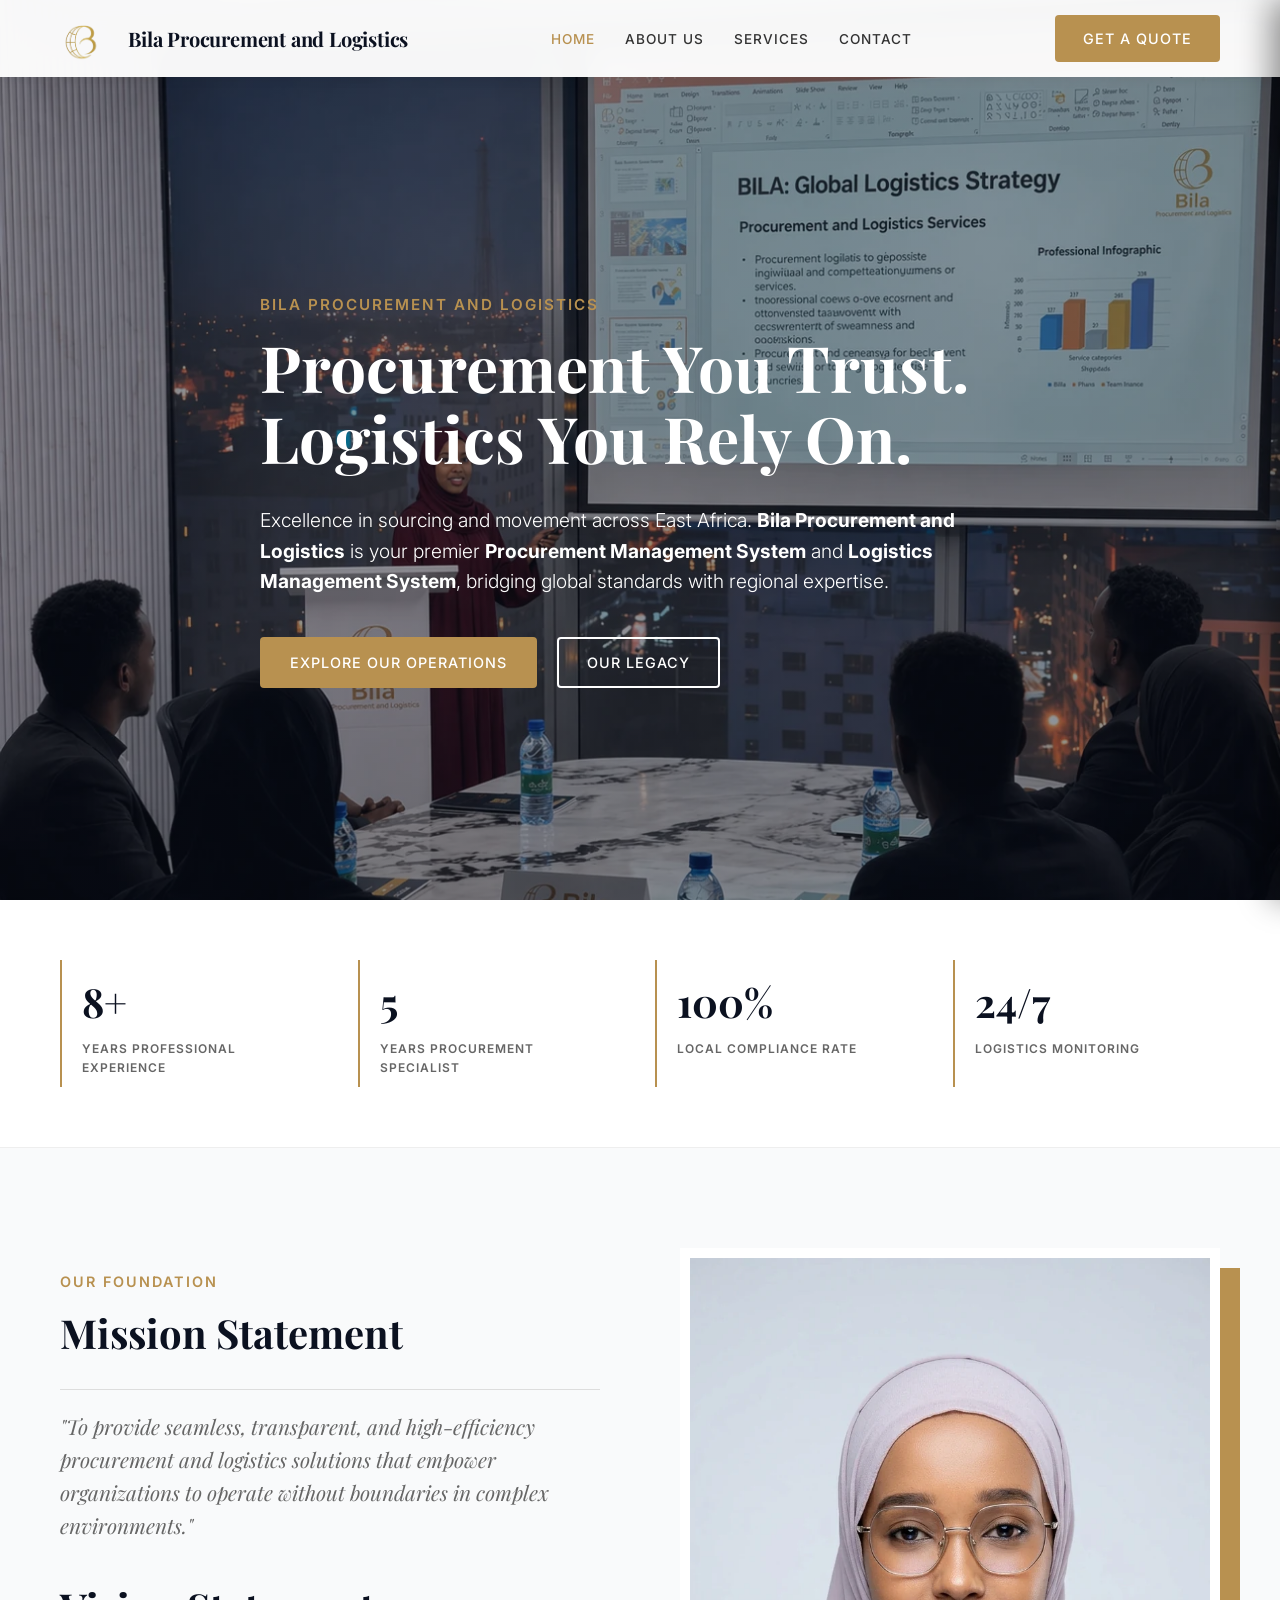
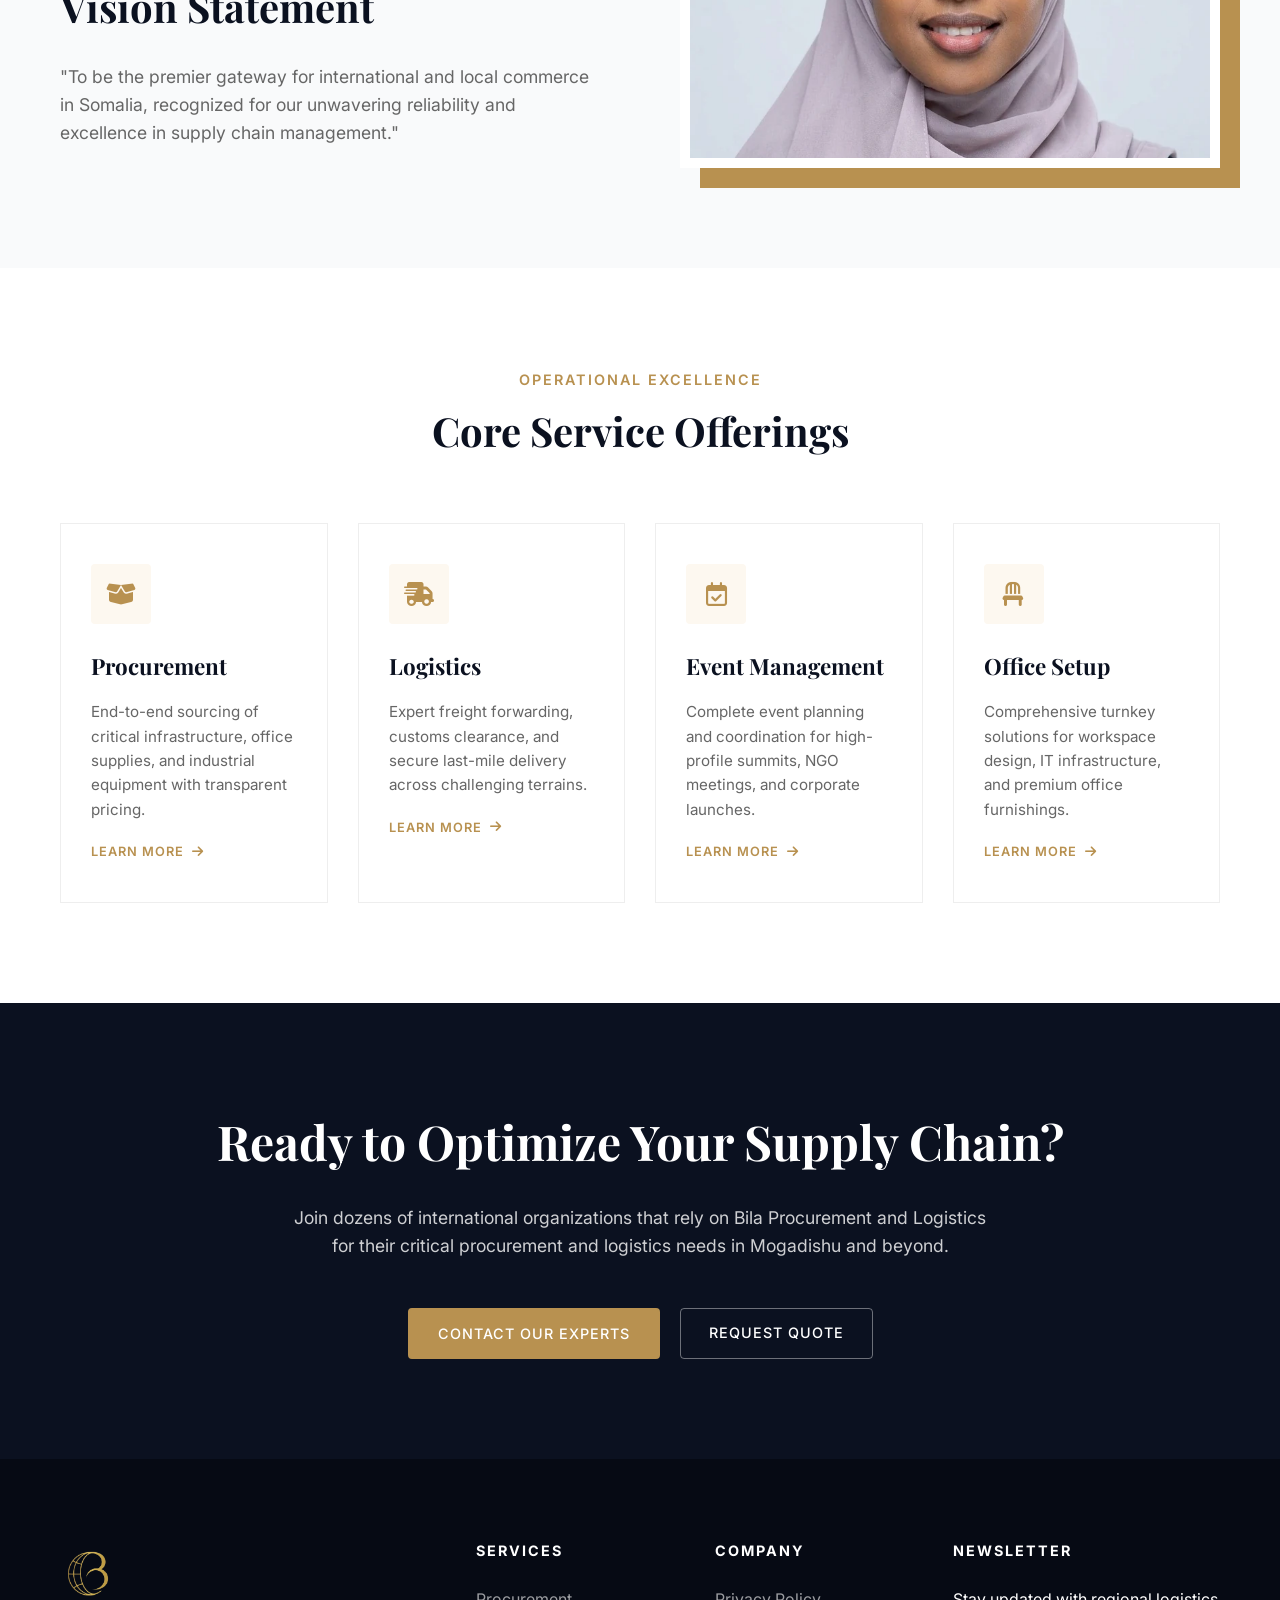
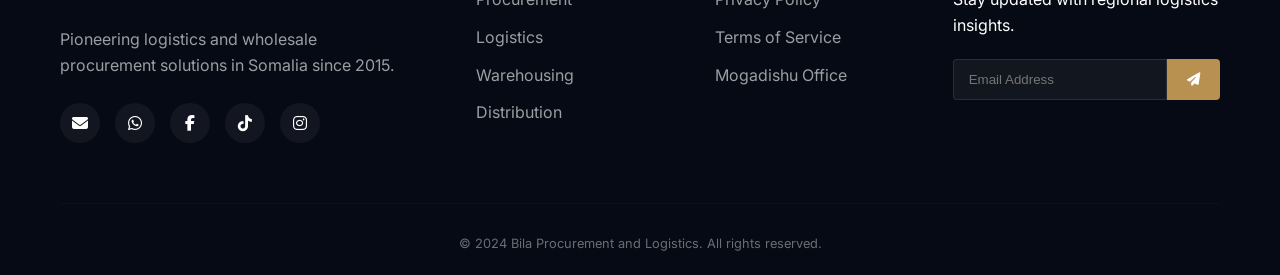
<file: index.html>
<!DOCTYPE html>
<html lang="en">

<head>
    <meta charset="UTF-8">
    <meta name="viewport" content="width=device-width, initial-scale=1.0">
    <title>Bila Procurement and Logistics</title>
    <meta name="description" content="Bila Procurement and Logistics is a premier procurement and logistics management system providing end-to-end strategic sourcing, freight forwarding, customs clearance, and supply chain solutions across Somalia and East Africa.">
    <meta name="keywords" content="Bila Procurement and Logistics, Procurement Management System, Logistics Management System, Procurement and Logistics, Procurement Software, Logistics Management, supply chain solutions Somalia, Mogadishu freight forwarding, strategic sourcing East Africa">
    <meta name="author" content="Bila Procurement and Logistics">
    <meta name="theme-color" content="#0b1120">

    <!-- Search Engine Crawling Directives -->
    <meta name="robots" content="index, follow, max-image-preview:large, max-snippet:-1, max-video-preview:-1">
    <meta name="googlebot" content="index, follow, max-snippet:-1, max-image-preview:large, max-video-preview:-1">
    <meta name="bingbot" content="index, follow">

    <!-- Canonical URL -->
    <link rel="canonical" href="https://bilaprocurement.netlify.app/">

    <!-- Google Search Console Verification -->
    <meta name="google-site-verification" content="DoUehTUpi-4jc5-pI3btqo3RXUW06Ya7PLLTePpbTRQ">

    <!-- Open Graph / Social Media Preview -->
    <meta property="og:type" content="website">
    <meta property="og:locale" content="en_US">
    <meta property="og:url" content="https://bilaprocurement.netlify.app/">
    <meta property="og:site_name" content="Bila Procurement and Logistics">
    <meta property="og:title" content="Bila Procurement and Logistics | Procurement & Logistics Management System">
    <meta property="og:description" content="Bila Procurement and Logistics is a premier procurement and logistics management system providing end-to-end strategic sourcing, freight forwarding, customs clearance, and supply chain solutions across Somalia and East Africa.">
    <meta property="og:image" content="https://bilaprocurement.netlify.app/assets/presentation_team.webp">
    <meta property="og:image:alt" content="Bila Procurement and Logistics Operations Team">

    <!-- Twitter / X Cards -->
    <meta name="twitter:card" content="summary_large_image">
    <meta name="twitter:url" content="https://bilaprocurement.netlify.app/">
    <meta name="twitter:title" content="Bila Procurement and Logistics | Procurement & Logistics Management System">
    <meta name="twitter:description" content="Bila Procurement and Logistics is a premier procurement and logistics management system providing end-to-end strategic sourcing, freight forwarding, customs clearance, and supply chain solutions across Somalia and East Africa.">
    <meta name="twitter:image" content="https://bilaprocurement.netlify.app/assets/presentation_team.webp">

    <!-- Favicon & Touch Icons -->
    <link rel="icon" type="image/webp" href="assets/logo_rb.webp">
    <link rel="apple-touch-icon" href="assets/logo_rb.png">

    <!-- Google Fonts -->
    <link rel="preconnect" href="https://fonts.googleapis.com">
    <link rel="preconnect" href="https://fonts.gstatic.com" crossorigin>
    <link
        href="https://fonts.googleapis.com/css2?family=Inter:wght@300;400;500;600&family=Playfair+Display:ital,wght@0,600;0,700;1,600&display=swap"
        rel="stylesheet">

    <!-- Font Awesome -->
    <link rel="stylesheet" href="https://cdnjs.cloudflare.com/ajax/libs/font-awesome/6.4.0/css/all.min.css">

    <!-- Performance Preloads -->
    <link rel="preload" as="image" href="assets/presentation_team.webp" type="image/webp">
    
    <!-- Custom CSS -->
    <link rel="stylesheet" href="styles.css">

    <!-- Schema.org JSON-LD Structured Data -->
    <script type="application/ld+json">
    {
      "@context": "https://schema.org",
      "@graph": [
        {
          "@type": "Organization",
          "@id": "https://bilaprocurement.netlify.app/#organization",
          "name": "Bila Procurement and Logistics",
          "alternateName": ["Bila Procurement", "Bila Logistics"],
          "url": "https://bilaprocurement.netlify.app/",
          "logo": {
            "@type": "ImageObject",
            "url": "https://bilaprocurement.netlify.app/assets/logo_rb.png"
          },
          "description": "Bila Procurement and Logistics is a trusted procurement and logistics management system providing comprehensive sourcing, freight forwarding, supply chain, and local compliance services in Somalia and East Africa.",
          "telephone": "+252612448933",
          "email": "info@bila.company",
          "address": {
            "@type": "PostalAddress",
            "streetAddress": "Wadajir District, Airport Road",
            "addressLocality": "Mogadishu",
            "addressCountry": "SO"
          },
          "sameAs": [
            "https://www.facebook.com/profile.php?id=61586562456490",
            "https://www.tiktok.com/@bilaprocurementandlogis?_r=1&_t=ZS-967D7Y0kADg",
            "https://www.instagram.com/dayax.co?igsh=MWN1MXNhb2E5cjM3dg=="
          ]
        },
        {
          "@type": "WebSite",
          "@id": "https://bilaprocurement.netlify.app/#website",
          "url": "https://bilaprocurement.netlify.app/",
          "name": "Bila Procurement and Logistics",
          "description": "Procurement and Logistics Management System & Supply Chain Solutions in East Africa",
          "publisher": {
            "@id": "https://bilaprocurement.netlify.app/#organization"
          }
        },
        {
          "@type": "SoftwareApplication",
          "@id": "https://bilaprocurement.netlify.app/#software",
          "name": "Bila Procurement and Logistics",
          "applicationCategory": "BusinessApplication",
          "operatingSystem": "Web",
          "offers": {
            "@type": "Offer",
            "price": "0",
            "priceCurrency": "USD"
          },
          "description": "Comprehensive procurement management system and logistics management software platform engineered for supply chain oversight, transparent sourcing, and freight tracking across East Africa."
        }
      ]
    }
    </script>
</head>

<body>
    <!-- Navbar -->
    <nav class="navbar" id="navbar">
        <div class="container nav-container">
            <a href="index.html" class="logo">
                <img src="assets/logo_rb.webp" alt="Bila Procurement and Logistics Logo" class="brand-logo" width="45" height="36" decoding="async">
                <span class="brand-name">Bila Procurement and Logistics</span>
            </a>
            <ul class="nav-links">
                <li><a href="index.html" class="active">HOME</a></li>
                <li><a href="about.html">ABOUT US</a></li>
                <li><a href="services.html">SERVICES</a></li>
                <li><a href="contact.html">CONTACT</a></li>
            </ul>
            <a href="contact.html" class="btn btn-gold">GET A QUOTE</a>
            <button class="mobile-menu-btn" aria-label="Open menu"><i class="fa-solid fa-bars"></i></button>
        </div>
    </nav>

    <!-- Hero Section -->
    <header class="hero">
        <div class="hero-overlay"></div>
        <div class="container hero-content">
            <span class="hero-eyebrow fade-in-up" style="display: inline-block; color: var(--secondary-color); font-weight: 600; letter-spacing: 2px; text-transform: uppercase; font-size: 0.95rem; margin-bottom: 15px;">Bila Procurement and Logistics</span>
            <h1 class="fade-in-up">Procurement You Trust.<br>Logistics You Rely On.</h1>
            <p class="fade-in-up delay-1">Excellence in sourcing and movement across East Africa. <strong>Bila Procurement and Logistics</strong> is your premier <strong>Procurement Management System</strong> and <strong>Logistics Management System</strong>, bridging global standards with regional expertise.</p>
            <div class="hero-buttons fade-in-up delay-2">
                <a href="services.html" class="btn btn-gold-solid">EXPLORE OUR OPERATIONS</a>
                <a href="about.html" class="btn btn-outline">OUR LEGACY</a>
            </div>
        </div>
    </header>

    <!-- Stats Banner -->
    <section class="stats-banner">
        <div class="container">
            <div class="stats-grid">
                <div class="stat-item">
                    <h2>8+</h2>
                    <p>YEARS PROFESSIONAL EXPERIENCE</p>
                </div>
                <div class="stat-item">
                    <h2>5</h2>
                    <p>YEARS PROCUREMENT SPECIALIST</p>
                </div>
                <div class="stat-item">
                    <h2>100%</h2>
                    <p>LOCAL COMPLIANCE RATE</p>
                </div>
                <div class="stat-item">
                    <h2>24/7</h2>
                    <p>LOGISTICS MONITORING</p>
                </div>
            </div>
        </div>
    </section>

    <!-- Foundation Section (Mission/Vision) -->
    <section class="foundation">
        <div class="container">
            <div class="foundation-content">
                <div class="foundation-text">
                    <span class="section-subtitle">OUR FOUNDATION</span>
                    <h2 class="section-title">Mission Statement</h2>
                    <p class="quote">"To provide seamless, transparent, and high-efficiency procurement and logistics
                        solutions that empower organizations to operate without boundaries in complex environments."</p>

                    <h2 class="section-title mt-4">Vision Statement</h2>
                    <p class="desc">"To be the premier gateway for international and local commerce in Somalia,
                        recognized for our unwavering reliability and excellence in supply chain management."</p>
                </div>
                <div class="foundation-image">
                    <div class="image-wrapper">
                        <img src="assets/owner_profile.webp" alt="Director of Bila Procurement and Logistics" loading="lazy" decoding="async" width="600" height="520">
                    </div>
                </div>
            </div>
        </div>
    </section>

    <!-- Services Section -->
    <section class="services">
        <div class="container">
            <div class="section-header text-center">
                <span class="section-subtitle">OPERATIONAL EXCELLENCE</span>
                <h2 class="section-title">Core Service Offerings</h2>
            </div>

            <div class="services-grid">
                <!-- Service Card 1 -->
                <div class="service-card">
                    <div class="icon-wrapper">
                        <i class="fa-solid fa-box-open"></i>
                    </div>
                    <h3>Procurement</h3>
                    <p>End-to-end sourcing of critical infrastructure, office supplies, and industrial equipment with
                        transparent pricing.</p>
                    <a href="services.html" class="learn-more">LEARN MORE <i class="fa-solid fa-arrow-right"></i></a>
                </div>

                <!-- Service Card 2 -->
                <div class="service-card">
                    <div class="icon-wrapper">
                        <i class="fa-solid fa-truck-fast"></i>
                    </div>
                    <h3>Logistics</h3>
                    <p>Expert freight forwarding, customs clearance, and secure last-mile delivery across challenging
                        terrains.</p>
                    <a href="services.html" class="learn-more">LEARN MORE <i class="fa-solid fa-arrow-right"></i></a>
                </div>

                <!-- Service Card 3 -->
                <div class="service-card">
                    <div class="icon-wrapper">
                        <i class="fa-regular fa-calendar-check"></i>
                    </div>
                    <h3>Event Management</h3>
                    <p>Complete event planning and coordination for high-profile summits, NGO meetings, and corporate
                        launches.</p>
                    <a href="services.html" class="learn-more">LEARN MORE <i class="fa-solid fa-arrow-right"></i></a>
                </div>

                <!-- Service Card 4 -->
                <div class="service-card">
                    <div class="icon-wrapper">
                        <i class="fa-solid fa-chair"></i>
                    </div>
                    <h3>Office Setup</h3>
                    <p>Comprehensive turnkey solutions for workspace design, IT infrastructure, and premium office
                        furnishings.</p>
                    <a href="services.html" class="learn-more">LEARN MORE <i class="fa-solid fa-arrow-right"></i></a>
                </div>
            </div>
        </div>
    </section>

    <!-- CTA Section -->
    <section class="cta">
        <div class="container text-center">
            <h2 class="cta-title">Ready to Optimize Your Supply Chain?</h2>
            <p class="cta-desc">Join dozens of international organizations that rely on Bila Procurement and Logistics for their critical procurement and logistics needs in Mogadishu and beyond.</p>
            <div class="cta-buttons">
                <a href="contact.html" class="btn btn-gold-solid">CONTACT OUR EXPERTS</a>
                <a href="contact.html" class="btn btn-outline-light">REQUEST QUOTE</a>
            </div>
        </div>
    </section>

    <!-- Footer -->
    <footer class="footer">
        <div class="container">
            <div class="footer-grid">
                <!-- Brand Info -->
                <div class="footer-col brand-col">
                    <img src="assets/logo_rb.webp" alt="Bila Procurement and Logistics Logo" class="brand-logo footer-img-logo" width="60" height="48" loading="lazy" decoding="async">
                    <p>Pioneering logistics and wholesale procurement solutions in Somalia since 2015.</p>
                    <div class="social-links">
                        <a href="mailto:info@bila.company"><i class="fa-solid fa-envelope"></i></a>
                        <a href="https://wa.me/252612448933" target="_blank"><i class="fa-brands fa-whatsapp"></i></a>
                        <a href="https://www.facebook.com/profile.php?id=61586562456490" target="_blank"><i class="fa-brands fa-facebook-f"></i></a>
                        <a href="https://www.tiktok.com/@bilaprocurementandlogis?_r=1&_t=ZS-967D7Y0kADg" target="_blank"><i class="fa-brands fa-tiktok"></i></a>
                        <a href="https://www.instagram.com/dayax.co?igsh=MWN1MXNhb2E5cjM3dg==" target="_blank"><i class="fa-brands fa-instagram"></i></a>
                    </div>
                </div>

                <!-- Services Links -->
                <div class="footer-col">
                    <h4>SERVICES</h4>
                    <ul>
                        <li><a href="#">Procurement</a></li>
                        <li><a href="#">Logistics</a></li>
                        <li><a href="#">Warehousing</a></li>
                        <li><a href="#">Distribution</a></li>
                    </ul>
                </div>

                <!-- Company Links -->
                <div class="footer-col">
                    <h4>COMPANY</h4>
                    <ul>
                        <li><a href="#">Privacy Policy</a></li>
                        <li><a href="#">Terms of Service</a></li>
                        <li><a href="#">Mogadishu Office</a></li>
                    </ul>
                </div>

                <!-- Newsletter -->
                <div class="footer-col newsletter-col">
                    <h4>NEWSLETTER</h4>
                    <p>Stay updated with regional logistics insights.</p>
                    <form class="newsletter-form">
                        <input type="email" placeholder="Email Address" required>
                        <button type="submit" aria-label="Subscribe"><i class="fa-solid fa-paper-plane"></i></button>
                    </form>
                </div>
            </div>

            <div class="footer-bottom">
                <p>&copy; 2024 Bila Procurement and Logistics. All rights reserved.</p>
            </div>
        </div>
    </footer>

    <!-- Scripts -->
    <script src="script.js"></script>
</body>

</html>
</file>
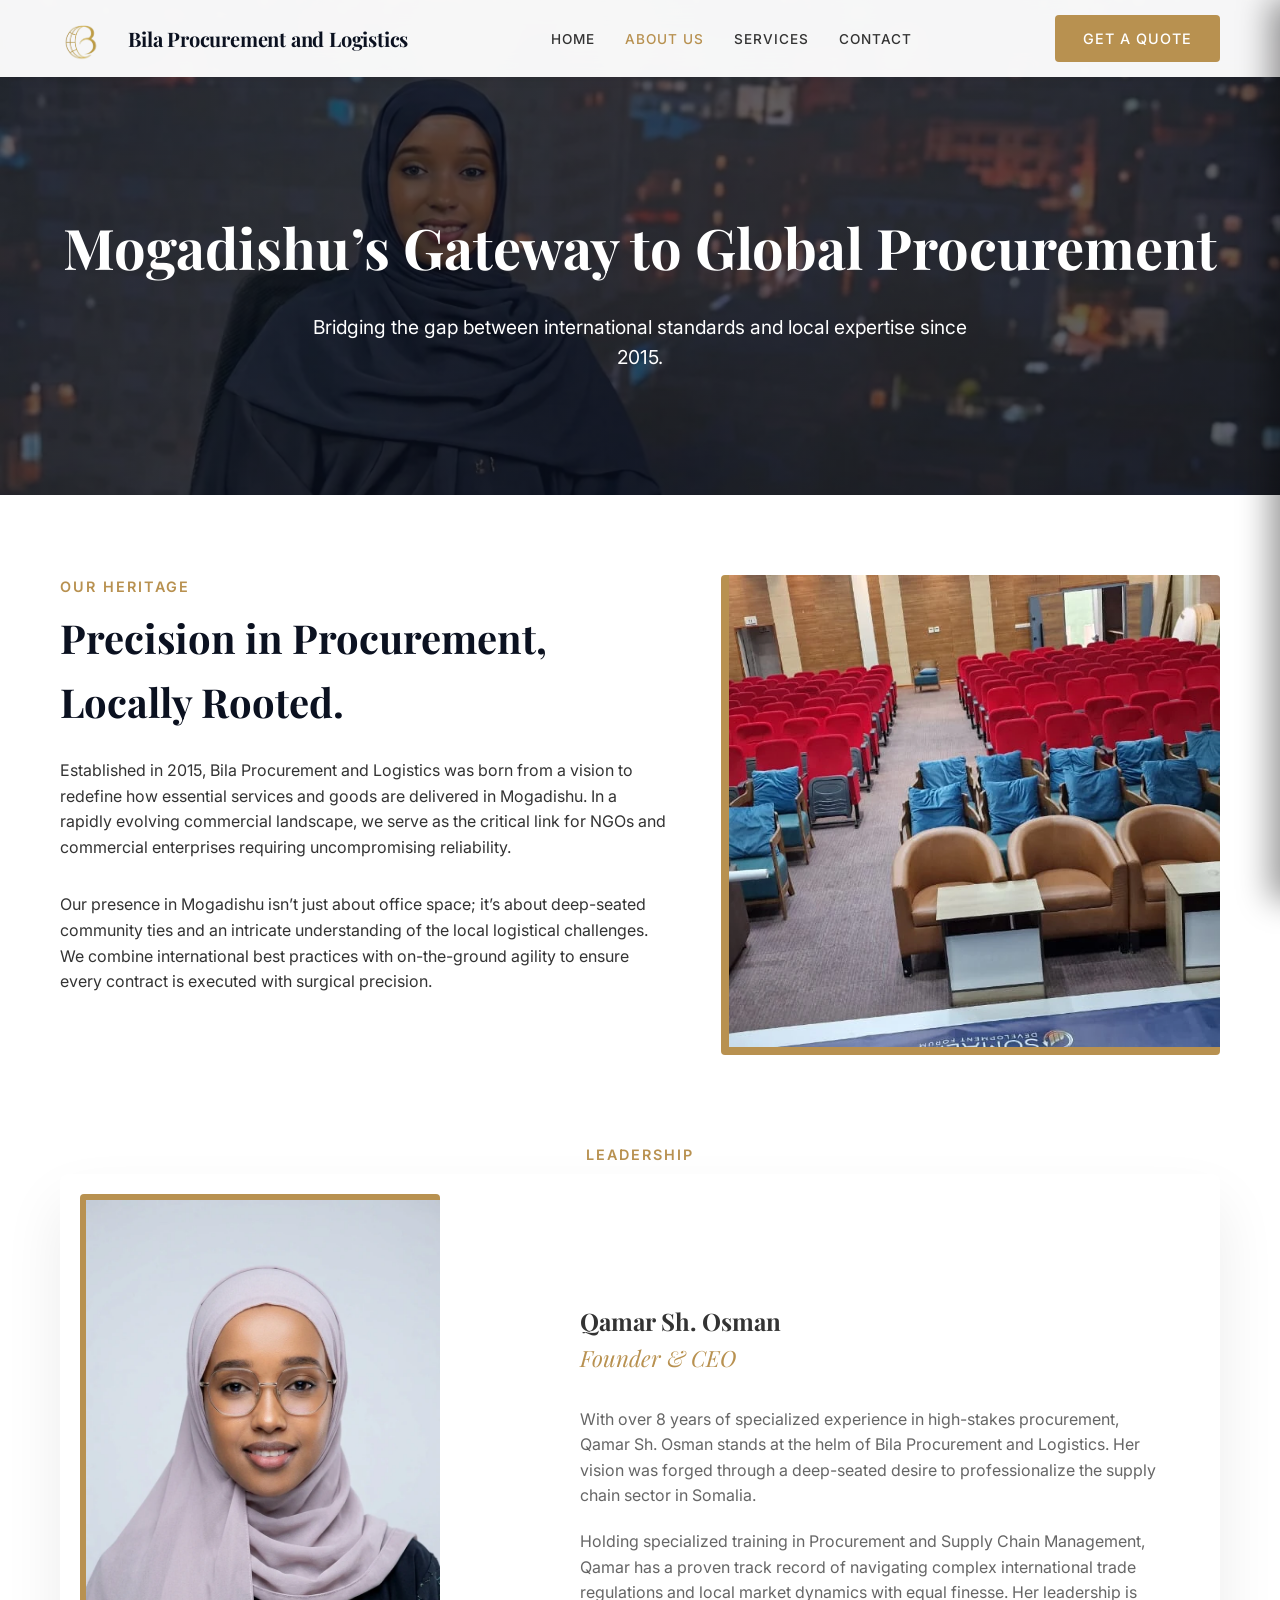
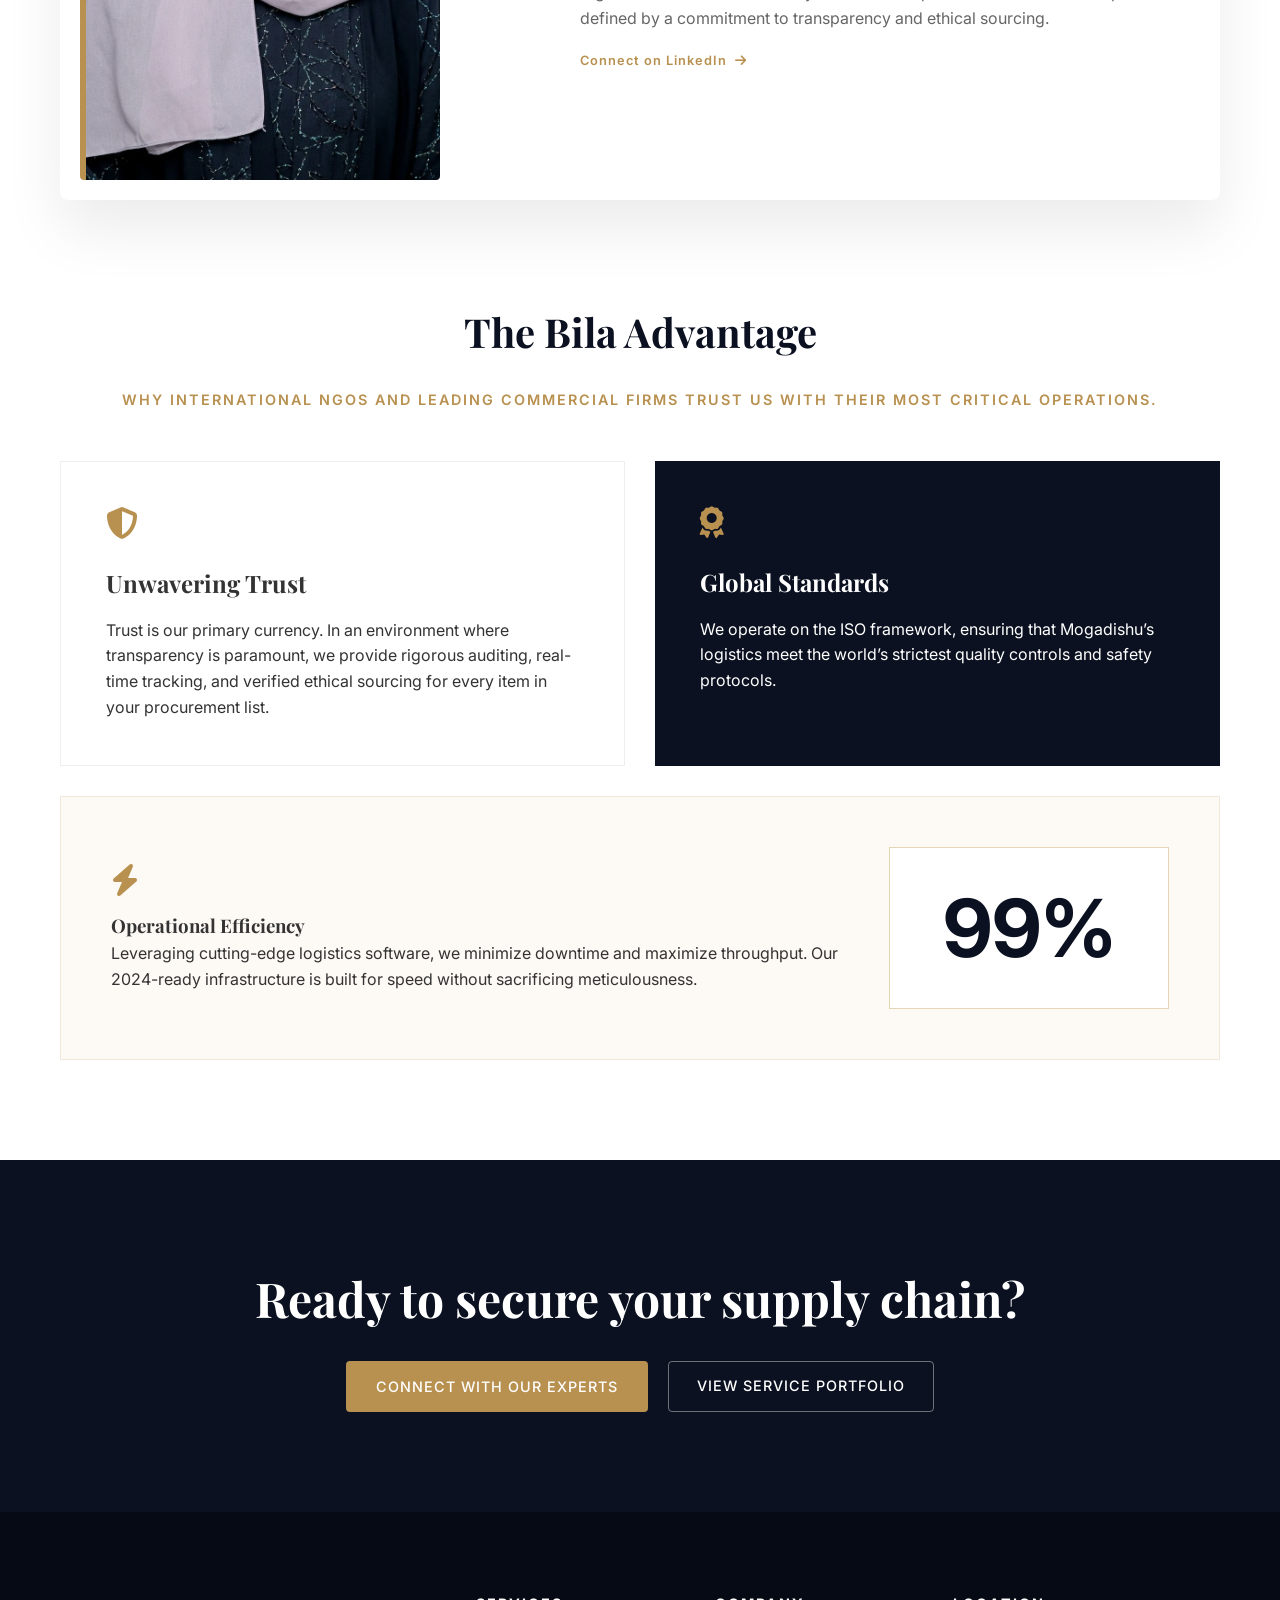
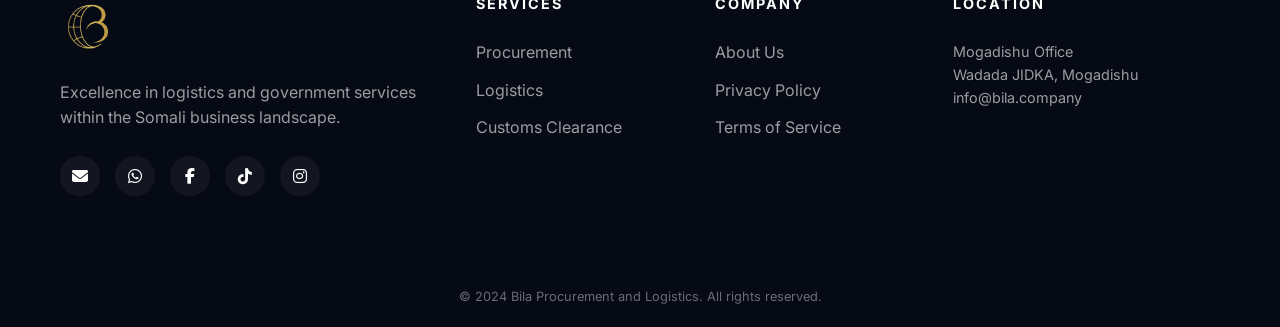
<file: about.html>
<!DOCTYPE html>
<html lang="en">
<head>
    <meta charset="UTF-8">
    <meta name="viewport" content="width=device-width, initial-scale=1.0">
    <title>About Us | Bila Procurement and Logistics</title>
    <meta name="description" content="Learn about Bila Procurement and Logistics - Our heritage, leadership, and operational excellence in procurement and logistics management systems across Somalia and East Africa since 2015.">
    <meta name="keywords" content="About Bila Procurement and Logistics, Procurement Management System, Logistics Management System, Somalia procurement leaders, Mogadishu logistics company, Qamar Sh. Osman, East Africa supply chain">
    <meta name="author" content="Bila Procurement and Logistics">
    <meta name="theme-color" content="#0b1120">

    <!-- Search Engine Crawling Directives -->
    <meta name="robots" content="index, follow, max-image-preview:large, max-snippet:-1, max-video-preview:-1">
    <meta name="googlebot" content="index, follow">

    <!-- Google Search Console Verification -->
    <meta name="google-site-verification" content="DoUehTUpi-4jc5-pI3btqo3RXUW06Ya7PLLTePpbTRQ">
    
    <!-- Canonical URL -->
    <link rel="canonical" href="https://bilaprocurement.netlify.app/about.html">

    <!-- Open Graph / Social Media Preview -->
    <meta property="og:type" content="website">
    <meta property="og:locale" content="en_US">
    <meta property="og:url" content="https://bilaprocurement.netlify.app/about.html">
    <meta property="og:site_name" content="Bila Procurement and Logistics">
    <meta property="og:title" content="About Us | Bila Procurement and Logistics">
    <meta property="og:description" content="Learn about Bila Procurement and Logistics - Our heritage, leadership, and operational excellence in procurement and logistics management systems across Somalia and East Africa since 2015.">
    <meta property="og:image" content="https://bilaprocurement.netlify.app/assets/heritage_office.webp">
    <meta property="og:image:alt" content="Bila Procurement and Logistics Strategic Operations Office">

    <!-- Twitter / X Cards -->
    <meta name="twitter:card" content="summary_large_image">
    <meta name="twitter:url" content="https://bilaprocurement.netlify.app/about.html">
    <meta name="twitter:title" content="About Us | Bila Procurement and Logistics">
    <meta name="twitter:description" content="Learn about Bila Procurement and Logistics - Our heritage, leadership, and operational excellence in procurement and logistics management systems across Somalia and East Africa since 2015.">
    <meta name="twitter:image" content="https://bilaprocurement.netlify.app/assets/heritage_office.webp">

    <!-- Favicon & Touch Icons -->
    <link rel="icon" type="image/webp" href="assets/logo_rb.webp">
    <link rel="apple-touch-icon" href="assets/logo_rb.png">
    
    <!-- Google Fonts -->
    <link rel="preconnect" href="https://fonts.googleapis.com">
    <link rel="preconnect" href="https://fonts.gstatic.com" crossorigin>
    <link href="https://fonts.googleapis.com/css2?family=Inter:wght@300;400;500;600&family=Playfair+Display:ital,wght@0,600;0,700;1,600&display=swap" rel="stylesheet">
    
    <!-- Font Awesome -->
    <link rel="stylesheet" href="https://cdnjs.cloudflare.com/ajax/libs/font-awesome/6.4.0/css/all.min.css">
    
    <!-- Performance Preload -->
    <link rel="preload" as="image" href="assets/contact_visual.webp" type="image/webp">

    <!-- Custom CSS -->
    <link rel="stylesheet" href="styles.css">

    <!-- Schema.org JSON-LD Structured Data -->
    <script type="application/ld+json">
    {
      "@context": "https://schema.org",
      "@graph": [
        {
          "@type": "AboutPage",
          "@id": "https://bilaprocurement.netlify.app/about.html#webpage",
          "url": "https://bilaprocurement.netlify.app/about.html",
          "name": "About Us | Bila Procurement and Logistics",
          "description": "Our heritage, leadership, and operational excellence in procurement and logistics management systems across Somalia and East Africa.",
          "isPartOf": {
            "@type": "WebSite",
            "@id": "https://bilaprocurement.netlify.app/#website",
            "name": "Bila Procurement and Logistics",
            "url": "https://bilaprocurement.netlify.app/"
          }
        },
        {
          "@type": "BreadcrumbList",
          "@id": "https://bilaprocurement.netlify.app/about.html#breadcrumb",
          "itemListElement": [
            {
              "@type": "ListItem",
              "position": 1,
              "name": "Home",
              "item": "https://bilaprocurement.netlify.app/"
            },
            {
              "@type": "ListItem",
              "position": 2,
              "name": "About Us",
              "item": "https://bilaprocurement.netlify.app/about.html"
            }
          ]
        }
      ]
    }
    </script>
    <style>
        .about-hero {
            min-height: 55vh;
            background: linear-gradient(rgba(11, 17, 32, 0.65), rgba(11, 17, 32, 0.65)), url('assets/contact_visual.webp') no-repeat center 25%/cover;
            display: flex;
            align-items: center;
            justify-content: center;
            text-align: center;
            color: var(--white);
            padding-top: 80px;
        }

        .about-hero h1 {
            font-size: 3.5rem;
            margin-bottom: 20px;
        }

        .about-hero p {
            font-size: 1.2rem;
            max-width: 700px;
            margin: 0 auto;
            opacity: 0.9;
        }

        .heritage-section {
            padding: 80px 0;
            background: var(--white);
        }

        .heritage-grid {
            display: grid;
            grid-template-columns: 1.1fr 0.9fr;
            gap: 50px;
            align-items: flex-start;
        }

        .heritage-images {
            position: relative;
        }

        .heritage-images img {
            width: 100%;
            height: 480px;
            object-fit: cover;
            border-radius: 4px;
            border-left: 8px solid var(--secondary-color);
            border-bottom: 8px solid var(--secondary-color);
        }

        .leader-card {
            display: grid;
            grid-template-columns: 400px 1fr;
            gap: 60px;
            align-items: stretch;
            background: var(--white);
            padding: 0;
            box-shadow: 0 30px 60px rgba(0,0,0,0.08);
            border-radius: 8px;
            overflow: hidden;
        }

        .leader-image {
            position: relative;
            padding: 20px;
        }

        .leader-image img {
            width: 100%;
            height: 100%;
            object-fit: cover;
            display: block;
            border-left: 6px solid var(--secondary-color);
            border-top: 6px solid var(--secondary-color);
            border-radius: 4px;
        }

        .leader-info {
            padding: 40px 60px;
            display: flex;
            flex-direction: column;
            justify-content: center;
        }

        .leader-title {
            display: block;
            color: var(--secondary-color);
            font-family: var(--font-heading);
            font-size: 1.4rem;
            font-style: italic;
            margin-bottom: 30px;
        }

        .leader-bio p {
            margin-bottom: 20px;
            color: var(--text-light);
        }

        .advantage-section {
            padding: 100px 0;
            text-align: center;
        }

        .advantage-grid {
            display: grid;
            grid-template-columns: repeat(2, 1fr);
            gap: 30px;
            margin-top: 50px;
            align-items: stretch;
        }

        .advantage-card {
            padding: 45px;
            text-align: left;
            border: 1px solid #eee;
            background: var(--white);
            display: flex;
            flex-direction: column;
            justify-content: flex-start;
            min-height: 300px;
            transition: var(--transition);
        }

        .advantage-card.dark {
            background: var(--primary-color);
            color: var(--white);
            border: none;
        }

        .advantage-card i {
            font-size: 2rem;
            color: var(--secondary-color);
            margin-bottom: 25px;
            display: block;
        }

        .advantage-card h3 {
            font-size: 1.5rem;
            margin-bottom: 15px;
        }

        .efficiency-card {
            grid-column: span 2;
            display: grid;
            grid-template-columns: 1fr 280px;
            background: #fdfaf5;
            padding: 50px;
            align-items: center;
            gap: 50px;
            border: 1px solid #f2e9d9;
            text-align: left;
        }

        .percentage-box {
            font-size: 5rem;
            font-weight: 700;
            color: var(--primary-color);
            text-align: center;
            border: 1px solid #e5d5b7;
            padding: 40px;
            background: var(--white);
            line-height: 1;
            display: flex;
            align-items: center;
            justify-content: center;
        }

        /* Responsive Media Queries */
        @media (max-width: 860px) {
            .heritage-content {
                grid-template-columns: 1fr;
                gap: 30px;
            }
            .heritage-images img {
                height: 320px;
            }
            .leader-card {
                grid-template-columns: 1fr;
            }
            .leader-image {
                padding: 15px;
            }
            .leader-image img {
                height: 380px;
                object-fit: cover;
                object-position: center 20%;
            }
            .leader-info {
                padding: 30px 20px;
            }
            .efficiency-card {
                grid-template-columns: 1fr;
                padding: 30px 20px;
                gap: 25px;
            }
            .percentage-box {
                font-size: 3.5rem;
                padding: 25px;
            }
            .about-hero h1 {
                font-size: 2.2rem;
            }
        }
    </style>
</head>
<body>
    <!-- Navbar -->
    <nav class="navbar" id="navbar">
        <div class="container nav-container">
            <a href="index.html" class="logo">
                <img src="assets/logo_rb.webp" alt="Bila Procurement and Logistics Logo" class="brand-logo" width="45" height="36" decoding="async">
                <span class="brand-name">Bila Procurement and Logistics</span>
            </a>
            <ul class="nav-links">
                <li><a href="index.html">HOME</a></li>
                <li><a href="about.html" class="active">ABOUT US</a></li>
                <li><a href="services.html">SERVICES</a></li>
                <li><a href="contact.html">CONTACT</a></li>
            </ul>
            <a href="contact.html" class="btn btn-gold">GET A QUOTE</a>
            <button class="mobile-menu-btn" aria-label="Open menu"><i class="fa-solid fa-bars"></i></button>
        </div>
    </nav>

    <!-- About Hero -->
    <header class="about-hero">
        <div class="container">
            <h1 class="fade-in-up">Mogadishu’s Gateway to Global Procurement</h1>
            <p class="fade-in-up delay-1">Bridging the gap between international standards and local expertise since 2015.</p>
        </div>
    </header>

    <!-- Heritage Section -->
    <section class="heritage-section">
        <div class="container">
            <div class="heritage-grid">
                <div class="heritage-text">
                    <span class="section-subtitle">OUR HERITAGE</span>
                    <h2 class="section-title">Precision in Procurement, Locally Rooted.</h2>
                    <p>Established in 2015, Bila Procurement and Logistics was born from a vision to redefine how essential services and goods are delivered in Mogadishu. In a rapidly evolving commercial landscape, we serve as the critical link for NGOs and commercial enterprises requiring uncompromising reliability.</p>
                    <p class="mt-4">Our presence in Mogadishu isn’t just about office space; it’s about deep-seated community ties and an intricate understanding of the local logistical challenges. We combine international best practices with on-the-ground agility to ensure every contract is executed with surgical precision.</p>
                </div>
                <div class="heritage-images">
                    <img src="assets/heritage_office.webp" alt="Strategic Operations Office" loading="lazy" decoding="async" width="600" height="480">
                </div>
            </div>
        </div>
    </section>

    <!-- Leadership Section -->
    <section class="leadership-section">
        <div class="container">
            <span class="section-subtitle text-center">LEADERSHIP</span>
            <div class="leader-card">
                <div class="leader-image">
                    <img src="assets/owner_profile.webp" alt="Qamar Sh. Osman - Founder & CEO" loading="lazy" decoding="async" width="400" height="500">
                </div>
                <div class="leader-info">
                    <h2>Qamar Sh. Osman</h2>
                    <span class="leader-title">Founder & CEO</span>
                    <div class="leader-bio">
                        <p>With over 8 years of specialized experience in high-stakes procurement, Qamar Sh. Osman stands at the helm of Bila Procurement and Logistics. Her vision was forged through a deep-seated desire to professionalize the supply chain sector in Somalia.</p>
                        <p>Holding specialized training in Procurement and Supply Chain Management, Qamar has a proven track record of navigating complex international trade regulations and local market dynamics with equal finesse. Her leadership is defined by a commitment to transparency and ethical sourcing.</p>
                        <a href="#" class="learn-more">Connect on LinkedIn <i class="fa-solid fa-arrow-right"></i></a>
                    </div>
                </div>
            </div>
        </div>
    </section>

    <!-- Advantage Section -->
    <section class="advantage-section">
        <div class="container">
            <h2 class="section-title">The Bila Advantage</h2>
            <p class="section-subtitle">Why international NGOs and leading commercial firms trust us with their most critical operations.</p>
            
            <div class="advantage-grid">
                <div class="advantage-card">
                    <i class="fa-solid fa-shield-halved"></i>
                    <h3>Unwavering Trust</h3>
                    <p>Trust is our primary currency. In an environment where transparency is paramount, we provide rigorous auditing, real-time tracking, and verified ethical sourcing for every item in your procurement list.</p>
                </div>
                <div class="advantage-card dark">
                    <i class="fa-solid fa-award"></i>
                    <h3>Global Standards</h3>
                    <p>We operate on the ISO framework, ensuring that Mogadishu’s logistics meet the world’s strictest quality controls and safety protocols.</p>
                </div>
                <div class="efficiency-card">
                    <div class="efficiency-text" style="text-align: left;">
                        <i class="fa-solid fa-bolt" style="color: var(--secondary-color); font-size: 2rem; margin-bottom: 15px; display: block;"></i>
                        <h3>Operational Efficiency</h3>
                        <p>Leveraging cutting-edge logistics software, we minimize downtime and maximize throughput. Our 2024-ready infrastructure is built for speed without sacrificing meticulousness.</p>
                    </div>
                    <div class="percentage-box">99%</div>
                </div>
            </div>
        </div>
    </section>

    <!-- CTA Section -->
    <section class="cta">
        <div class="container text-center">
            <h2 class="cta-title">Ready to secure your supply chain?</h2>
            <div class="cta-buttons">
                <a href="#" class="btn btn-gold-solid">CONNECT WITH OUR EXPERTS</a>
                <a href="#" class="btn btn-outline-light">VIEW SERVICE PORTFOLIO</a>
            </div>
        </div>
    </section>

    <!-- Footer -->
    <footer class="footer">
        <div class="container">
            <div class="footer-grid">
                <div class="footer-col brand-col">
                    <img src="assets/logo_rb.webp" alt="Bila Procurement and Logistics Logo" class="brand-logo footer-img-logo" width="60" height="48" loading="lazy" decoding="async">
                    <p>Excellence in logistics and government services within the Somali business landscape.</p>
                    <div class="social-links">
                        <a href="mailto:info@bila.company"><i class="fa-solid fa-envelope"></i></a>
                        <a href="https://wa.me/252612448933" target="_blank"><i class="fa-brands fa-whatsapp"></i></a>
                        <a href="https://www.facebook.com/profile.php?id=61586562456490" target="_blank"><i class="fa-brands fa-facebook-f"></i></a>
                        <a href="https://www.tiktok.com/@bilaprocurementandlogis?_r=1&_t=ZS-967D7Y0kADg" target="_blank"><i class="fa-brands fa-tiktok"></i></a>
                        <a href="https://www.instagram.com/dayax.co?igsh=MWN1MXNhb2E5cjM3dg==" target="_blank"><i class="fa-brands fa-instagram"></i></a>
                    </div>
                </div>
                <div class="footer-col">
                    <h4>SERVICES</h4>
                    <ul>
                        <li><a href="#">Procurement</a></li>
                        <li><a href="#">Logistics</a></li>
                        <li><a href="#">Customs Clearance</a></li>
                    </ul>
                </div>
                <div class="footer-col">
                    <h4>COMPANY</h4>
                    <ul>
                        <li><a href="about.html">About Us</a></li>
                        <li><a href="#">Privacy Policy</a></li>
                        <li><a href="#">Terms of Service</a></li>
                    </ul>
                </div>
                <div class="footer-col">
                    <h4>LOCATION</h4>
                    <p style="opacity: 0.6; font-size: 0.9rem;">Mogadishu Office<br>Wadada JIDKA, Mogadishu<br>info@bila.company</p>
                </div>
            </div>
            <div class="footer-bottom">
                <p>&copy; 2024 Bila Procurement and Logistics. All rights reserved.</p>
            </div>
        </div>
    </footer>

    <script src="script.js"></script>
</body>
</html>
</file>
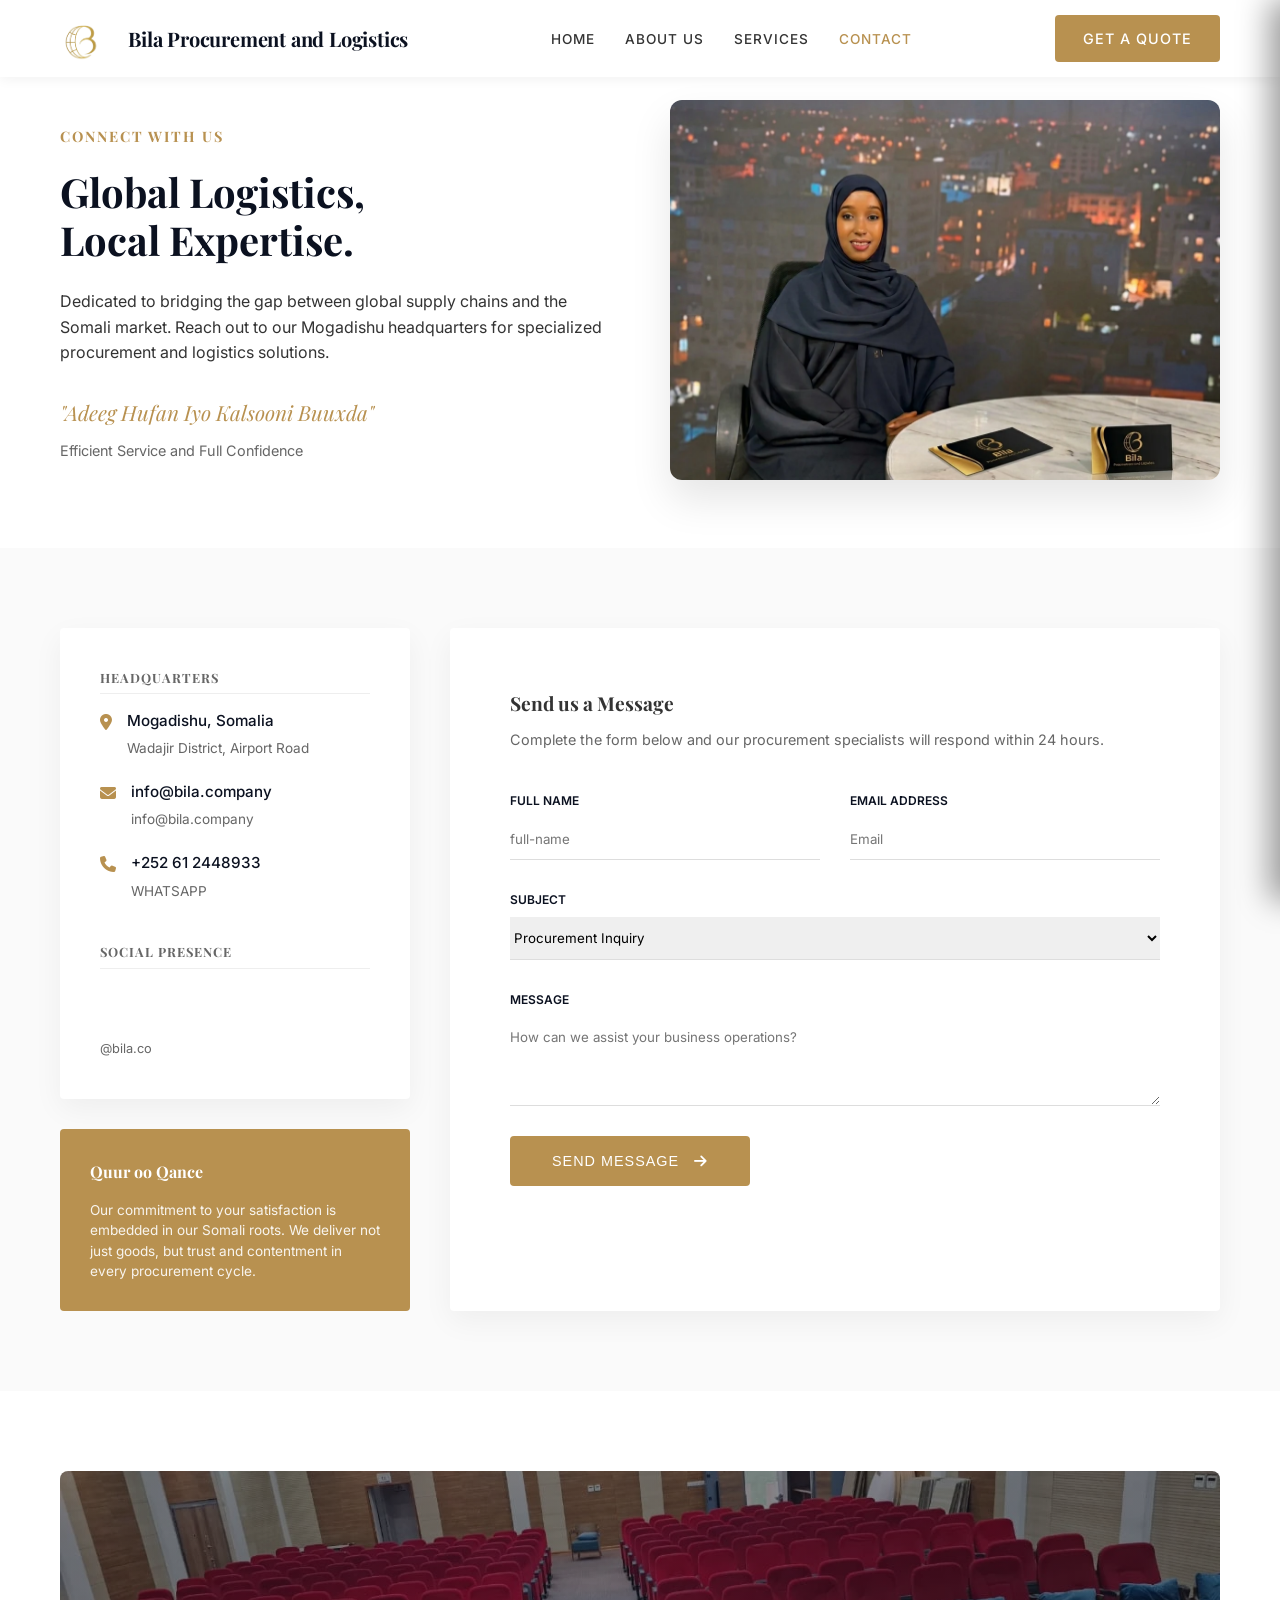
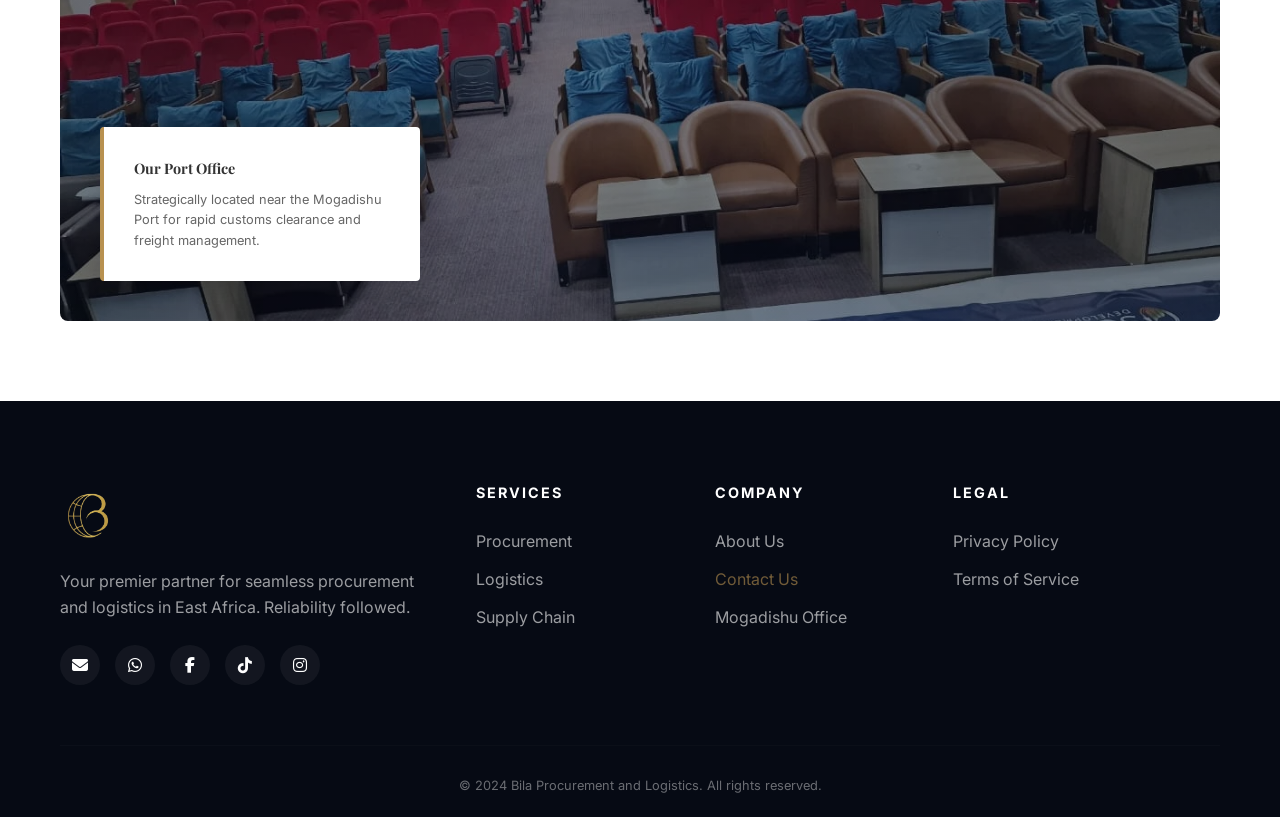
<file: contact.html>
<!DOCTYPE html>
<html lang="en">

<head>
    <meta charset="UTF-8">
    <meta name="viewport" content="width=device-width, initial-scale=1.0">
    <title>Contact Us | Bila Procurement and Logistics</title>
    <meta name="description" content="Contact Bila Procurement and Logistics - Get in touch with our Mogadishu headquarters for specialized procurement and logistics management systems, supply chain consulting, and freight quotes.">
    <meta name="keywords" content="Contact Bila Procurement and Logistics, Procurement Management System Somalia, Mogadishu Logistics Office, Supply Chain Quote Somalia, Procurement contact Mogadishu">
    <meta name="author" content="Bila Procurement and Logistics">
    <meta name="theme-color" content="#0b1120">

    <!-- Search Engine Crawling Directives -->
    <meta name="robots" content="index, follow, max-image-preview:large, max-snippet:-1, max-video-preview:-1">
    <meta name="googlebot" content="index, follow">

    <!-- Google Search Console Verification -->
    <meta name="google-site-verification" content="DoUehTUpi-4jc5-pI3btqo3RXUW06Ya7PLLTePpbTRQ">
    
    <!-- Canonical URL -->
    <link rel="canonical" href="https://bilaprocurement.netlify.app/contact.html">

    <!-- Open Graph / Social Media Preview -->
    <meta property="og:type" content="website">
    <meta property="og:locale" content="en_US">
    <meta property="og:url" content="https://bilaprocurement.netlify.app/contact.html">
    <meta property="og:site_name" content="Bila Procurement and Logistics">
    <meta property="og:title" content="Contact Us | Bila Procurement and Logistics">
    <meta property="og:description" content="Get in touch with Bila Procurement and Logistics for dedicated procurement and logistics management systems in Mogadishu, Somalia.">
    <meta property="og:image" content="https://bilaprocurement.netlify.app/assets/office_contact.webp">
    <meta property="og:image:alt" content="Bila Procurement and Logistics Mogadishu Office">

    <!-- Twitter / X Cards -->
    <meta name="twitter:card" content="summary_large_image">
    <meta name="twitter:url" content="https://bilaprocurement.netlify.app/contact.html">
    <meta name="twitter:title" content="Contact Us | Bila Procurement and Logistics">
    <meta name="twitter:description" content="Get in touch with Bila Procurement and Logistics for dedicated procurement and logistics management systems in Mogadishu, Somalia.">
    <meta name="twitter:image" content="https://bilaprocurement.netlify.app/assets/office_contact.webp">

    <!-- Favicon & Touch Icons -->
    <link rel="icon" type="image/webp" href="assets/logo_rb.webp">
    <link rel="apple-touch-icon" href="assets/logo_rb.png">

    <!-- Google Fonts -->
    <link rel="preconnect" href="https://fonts.googleapis.com">
    <link rel="preconnect" href="https://fonts.gstatic.com" crossorigin>
    <link
        href="https://fonts.googleapis.com/css2?family=Inter:wght@300;400;500;600&family=Playfair+Display:ital,wght@0,600;0,700;1,600&display=swap"
        rel="stylesheet">

    <!-- Font Awesome -->
    <link rel="stylesheet" href="https://cdnjs.cloudflare.com/ajax/libs/font-awesome/6.4.0/css/all.min.css">

    <!-- Performance Preload -->
    <link rel="preload" as="image" href="assets/contact_visual.webp" type="image/webp">

    <!-- Custom CSS -->
    <link rel="stylesheet" href="styles.css">

    <!-- Schema.org JSON-LD Structured Data -->
    <script type="application/ld+json">
    {
      "@context": "https://schema.org",
      "@graph": [
        {
          "@type": "ContactPage",
          "@id": "https://bilaprocurement.netlify.app/contact.html#webpage",
          "url": "https://bilaprocurement.netlify.app/contact.html",
          "name": "Contact Us | Bila Procurement and Logistics",
          "description": "Contact our Mogadishu headquarters for specialized procurement and logistics management solutions.",
          "isPartOf": {
            "@type": "WebSite",
            "@id": "https://bilaprocurement.netlify.app/#website",
            "name": "Bila Procurement and Logistics",
            "url": "https://bilaprocurement.netlify.app/"
          }
        },
        {
          "@type": "LocalBusiness",
          "@id": "https://bilaprocurement.netlify.app/#localbusiness",
          "name": "Bila Procurement and Logistics",
          "image": "https://bilaprocurement.netlify.app/assets/logo_rb.png",
          "telephone": "+252612448933",
          "email": "info@bila.company",
          "address": {
            "@type": "PostalAddress",
            "streetAddress": "Wadajir District, Airport Road",
            "addressLocality": "Mogadishu",
            "addressCountry": "SO"
          },
          "openingHoursSpecification": {
            "@type": "OpeningHoursSpecification",
            "dayOfWeek": ["Saturday", "Sunday", "Monday", "Tuesday", "Wednesday", "Thursday"],
            "opens": "08:00",
            "closes": "17:00"
          }
        },
        {
          "@type": "BreadcrumbList",
          "@id": "https://bilaprocurement.netlify.app/contact.html#breadcrumb",
          "itemListElement": [
            {
              "@type": "ListItem",
              "position": 1,
              "name": "Home",
              "item": "https://bilaprocurement.netlify.app/"
            },
            {
              "@type": "ListItem",
              "position": 2,
              "name": "Contact Us",
              "item": "https://bilaprocurement.netlify.app/contact.html"
            }
          ]
        }
      ]
    }
    </script>
    <style>
        .contact-hero {
            padding: 100px 0 60px;
        }

        .contact-header-grid {
            display: grid;
            grid-template-columns: 1fr 1fr;
            gap: 60px;
            align-items: center;
        }

        .contact-intro h2 {
            font-size: 0.9rem;
            color: var(--secondary-color);
            letter-spacing: 2px;
            text-transform: uppercase;
            margin-bottom: 20px;
        }

        .contact-intro h1 {
            font-size: 2.5rem;
            line-height: 1.2;
            margin-bottom: 25px;
            color: var(--primary-color);
        }

        .contact-intro .motto {
            font-family: var(--font-heading);
            color: var(--secondary-color);
            font-style: italic;
            font-size: 1.3rem;
            margin: 30px 0 10px;
        }

        .contact-visual img {
            width: 100%;
            border-radius: 12px;
            box-shadow: 0 20px 40px rgba(0, 0, 0, 0.1);
        }

        .contact-main {
            padding: 80px 0;
            background: #fafafa;
        }

        .contact-main-grid {
            display: grid;
            grid-template-columns: 350px 1fr;
            gap: 40px;
        }

        .info-card {
            background: var(--white);
            padding: 40px;
            box-shadow: 0 10px 30px rgba(0, 0, 0, 0.05);
            border-radius: 4px;
        }

        .info-group {
            margin-bottom: 40px;
        }

        .info-group h3 {
            font-size: 0.8rem;
            text-transform: uppercase;
            letter-spacing: 1px;
            color: var(--text-light);
            margin-bottom: 15px;
            border-bottom: 1px solid #eee;
            padding-bottom: 5px;
        }

        .info-item {
            display: flex;
            gap: 15px;
            margin-bottom: 20px;
        }

        .info-item i {
            color: var(--secondary-color);
            margin-top: 5px;
        }

        .info-item p {
            font-size: 0.95rem;
            color: var(--primary-color);
            font-weight: 500;
        }

        .info-item span {
            display: block;
            font-size: 0.85rem;
            font-weight: 400;
            color: var(--text-light);
            margin-top: 5px;
        }

        .quote-box {
            margin-top: 30px;
            background: var(--secondary-color);
            color: var(--white);
            padding: 30px;
            border-radius: 4px;
        }

        .form-card {
            background: var(--white);
            padding: 60px;
            box-shadow: 0 10px 30px rgba(0, 0, 0, 0.05);
            border-radius: 4px;
        }

        .form-card h2 {
            font-size: 1.2rem;
            margin-bottom: 10px;
        }

        .form-card p {
            font-size: 0.9rem;
            color: var(--text-light);
            margin-bottom: 40px;
        }

        .contact-form {
            display: grid;
            grid-template-columns: 1fr 1fr;
            gap: 30px;
        }

        .form-group {
            display: flex;
            flex-direction: column;
            gap: 8px;
        }

        .form-group.full {
            grid-column: span 2;
        }

        .form-group label {
            font-size: 0.75rem;
            text-transform: uppercase;
            font-weight: 600;
            color: var(--primary-color);
        }

        .form-group input,
        .form-group select,
        .form-group textarea {
            padding: 12px 0;
            border: none;
            border-bottom: 1px solid #ddd;
            outline: none;
            font-family: inherit;
            transition: var(--transition);
        }

        .form-group input:focus,
        .form-group select:focus,
        .form-group textarea:focus {
            border-color: var(--secondary-color);
        }

        .map-section {
            padding: 80px 0;
        }

        .map-container {
            position: relative;
            height: 450px;
            background: linear-gradient(rgba(11, 17, 32, 0.5), rgba(11, 17, 32, 0.5)), url('assets/office_contact.webp') no-repeat center center/cover;
            border-radius: 8px;
            overflow: hidden;
        }

        .map-overlay-box {
            position: absolute;
            bottom: 40px;
            left: 40px;
            background: var(--white);
            padding: 30px;
            max-width: 320px;
            box-shadow: 0 10px 30px rgba(0, 0, 0, 0.15);
            border-left: 4px solid var(--secondary-color);
            border-radius: 4px;
        }

        /* Responsive Media Queries */
        @media (max-width: 860px) {
            .contact-header-grid {
                grid-template-columns: 1fr;
                gap: 40px;
            }
            .contact-main-grid {
                grid-template-columns: 1fr;
            }
            .contact-form {
                grid-template-columns: 1fr;
            }
            .form-group.full {
                grid-column: span 1;
            }
            .map-container {
                height: 380px;
            }
            .map-overlay-box {
                position: relative;
                bottom: auto;
                left: auto;
                margin: 20px;
                max-width: calc(100% - 40px);
            }
            .contact-intro h1 {
                font-size: 2rem;
            }
        }
    </style>
</head>

<body>
    <!-- Navbar -->
    <nav class="navbar" id="navbar">
        <div class="container nav-container">
            <a href="index.html" class="logo">
                <img src="assets/logo_rb.webp" alt="Bila Procurement and Logistics Logo" class="brand-logo" width="45" height="36" decoding="async">
                <span class="brand-name">Bila Procurement and Logistics</span>
            </a>
            <ul class="nav-links">
                <li><a href="index.html">HOME</a></li>
                <li><a href="about.html">ABOUT US</a></li>
                <li><a href="services.html">SERVICES</a></li>
                <li><a href="contact.html" class="active">CONTACT</a></li>
            </ul>
            <a href="#contact-form" class="btn btn-gold">GET A QUOTE</a>
            <button class="mobile-menu-btn" aria-label="Open menu"><i class="fa-solid fa-bars"></i></button>
        </div>
    </nav>

    <!-- Contact Header -->
    <header class="contact-hero">
        <div class="container">
            <div class="contact-header-grid">
                <div class="contact-intro">
                    <h2>CONNECT WITH US</h2>
                    <h1>Global Logistics,<br>Local Expertise.</h1>
                    <p>Dedicated to bridging the gap between global supply chains and the Somali market. Reach out to
                        our Mogadishu headquarters for specialized procurement and logistics solutions.</p>
                    <p class="motto">"Adeeg Hufan Iyo Kalsooni Buuxda"</p>
                    <p style="font-size: 0.9rem; color: var(--text-light);">Efficient Service and Full Confidence</p>
                </div>
                <div class="contact-visual">
                    <img src="assets/contact_visual.webp" alt="Bila Logistics View" loading="lazy" decoding="async" width="600" height="380">
                </div>
            </div>
        </div>
    </header>

    <!-- Main Contact Section -->
    <section class="contact-main">
        <div class="container">
            <div class="contact-main-grid">
                <!-- Left: Info Cards -->
                <div class="contact-info-sidebar">
                    <div class="info-card">
                        <div class="info-group">
                            <h3>Headquarters</h3>
                            <div class="info-item">
                                <i class="fa-solid fa-location-dot"></i>
                                <p>Mogadishu, Somalia<span>Wadajir District, Airport Road</span></p>
                            </div>
                            <div class="info-item">
                                <i class="fa-solid fa-envelope"></i>
                                <p>info@bila.company<span>info@bila.company</span></p>
                            </div>
                            <div class="info-item">
                                <i class="fa-solid fa-phone"></i>
                                <p>+252 61 2448933<span>WHATSAPP</span></p>
                            </div>
                        </div>

                        <div class="info-group" style="margin-bottom: 0;">
                            <h3>SOCIAL PRESENCE</h3>
                            <div class="social-links" style="margin-bottom: 15px;">
                                <a href="mailto:info@bila.company"><i class="fa-solid fa-envelope"></i></a>
                                <a href="https://wa.me/252612448933" target="_blank"><i
                                        class="fa-brands fa-whatsapp"></i></a>
                                <a href="https://www.facebook.com/profile.php?id=61586562456490" target="_blank"><i
                                        class="fa-brands fa-facebook-f"></i></a>
                                <a href="https://www.tiktok.com/@bilaprocurementandlogis?_r=1&_t=ZS-967D7Y0kADg"
                                    target="_blank"><i class="fa-brands fa-tiktok"></i></a>
                                <a href="https://www.instagram.com/dayax.co?igsh=MWN1MXNhb2E5cjM3dg=="
                                    target="_blank"><i class="fa-brands fa-instagram"></i></a>
                            </div>
                            <p style="font-size: 0.8rem; color: var(--text-light);">@bila.co</p>
                        </div>
                    </div>

                    <div class="quote-box">
                        <h3 style="font-size: 1rem; margin-bottom: 15px;">Quur oo Qance</h3>
                        <p style="font-size: 0.85rem; line-height: 1.5; opacity: 0.9;">Our commitment to your
                            satisfaction is embedded in our Somali roots. We deliver not just goods, but trust and
                            contentment in every procurement cycle.</p>
                    </div>
                </div>

                <!-- Right: Form -->
                <div class="form-card">
                    <h2>Send us a Message</h2>
                    <p>Complete the form below and our procurement specialists will respond within 24 hours.</p>

                    <form class="contact-form">
                        <div class="form-group">
                            <label>FULL NAME</label>
                            <input type="text" placeholder="full-name" required>
                        </div>
                        <div class="form-group">
                            <label>EMAIL ADDRESS</label>
                            <input type="email" placeholder="Email" required>
                        </div>
                        <div class="form-group full">
                            <label>SUBJECT</label>
                            <select required>
                                <option value="">Procurement Inquiry</option>
                                <option value="logistics">Logistics Support</option>
                                <option value="office">Office Setup</option>
                                <option value="quote">Request a Quote</option>
                            </select>
                        </div>
                        <div class="form-group full">
                            <label>MESSAGE</label>
                            <textarea rows="4" placeholder="How can we assist your business operations?"
                                required></textarea>
                        </div>
                        <div class="form-group">
                            <button type="submit" class="btn btn-gold-solid"
                                style="width: fit-content; padding: 15px 40px;">SEND MESSAGE <i
                                    class="fa-solid fa-arrow-right" style="margin-left: 10px;"></i></button>
                        </div>
                    </form>
                </div>
            </div>
        </div>
    </section>

    <!-- Map Section -->
    <section class="map-section">
        <div class="container">
            <div class="map-container">
                <div class="map-overlay-box">
                    <h3 style="font-size: 0.9rem; margin-bottom: 10px;">Our Port Office</h3>
                    <p style="font-size: 0.8rem; color: var(--text-light);">Strategically located near the Mogadishu
                        Port for rapid customs clearance and freight management.</p>
                </div>
            </div>
        </div>
    </section>

    <!-- Footer -->
    <footer class="footer">
        <div class="container">
            <div class="footer-grid">
                <div class="footer-col brand-col">
                    <img src="assets/logo_rb.webp" alt="Bila Procurement and Logistics Logo" class="brand-logo footer-img-logo" width="60" height="48" loading="lazy" decoding="async">
                    <p>Your premier partner for seamless procurement and logistics in East Africa. Reliability followed.
                    </p>
                    <div class="social-links">
                        <a href="mailto:info@bila.company"><i class="fa-solid fa-envelope"></i></a>
                        <a href="https://wa.me/252612448933" target="_blank"><i class="fa-brands fa-whatsapp"></i></a>
                        <a href="https://www.facebook.com/profile.php?id=61586562456490" target="_blank"><i
                                class="fa-brands fa-facebook-f"></i></a>
                        <a href="https://www.tiktok.com/@bilaprocurementandlogis?_r=1&_t=ZS-967D7Y0kADg"
                            target="_blank"><i class="fa-brands fa-tiktok"></i></a>
                        <a href="https://www.instagram.com/dayax.co?igsh=MWN1MXNhb2E5cjM3dg==" target="_blank"><i
                                class="fa-brands fa-instagram"></i></a>
                    </div>
                </div>
                <div class="footer-col">
                    <h4>SERVICES</h4>
                    <ul>
                        <li><a href="#">Procurement</a></li>
                        <li><a href="#">Logistics</a></li>
                        <li><a href="#">Supply Chain</a></li>
                    </ul>
                </div>
                <div class="footer-col">
                    <h4>COMPANY</h4>
                    <ul>
                        <li><a href="about.html">About Us</a></li>
                        <li><a href="contact.html" style="color: var(--secondary-color);">Contact Us</a></li>
                        <li><a href="#">Mogadishu Office</a></li>
                    </ul>
                </div>
                <div class="footer-col">
                    <h4>LEGAL</h4>
                    <ul>
                        <li><a href="#">Privacy Policy</a></li>
                        <li><a href="#">Terms of Service</a></li>
                    </ul>
                </div>
            </div>
            <div class="footer-bottom">
                <p>&copy; 2024 Bila Procurement and Logistics. All rights reserved.</p>
            </div>
        </div>
    </footer>

    <script src="script.js"></script>
</body>

</html>
</file>
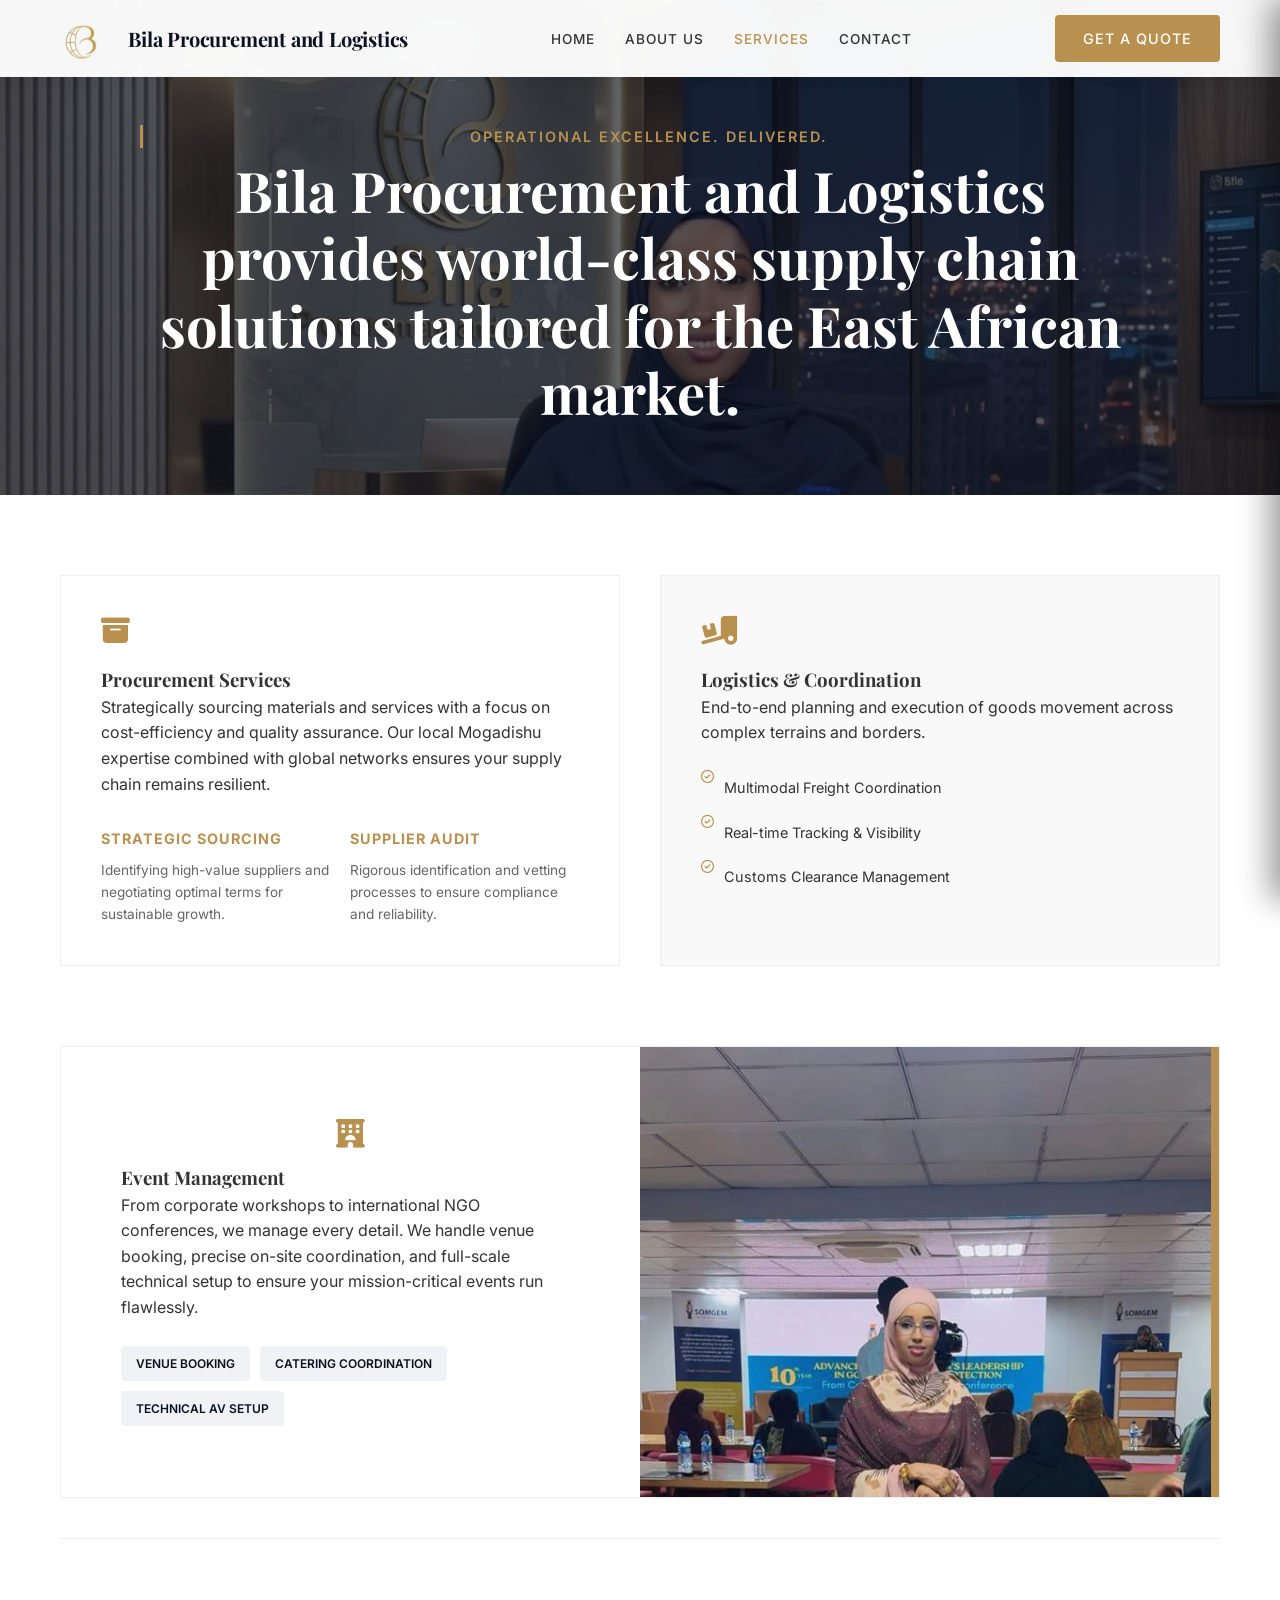
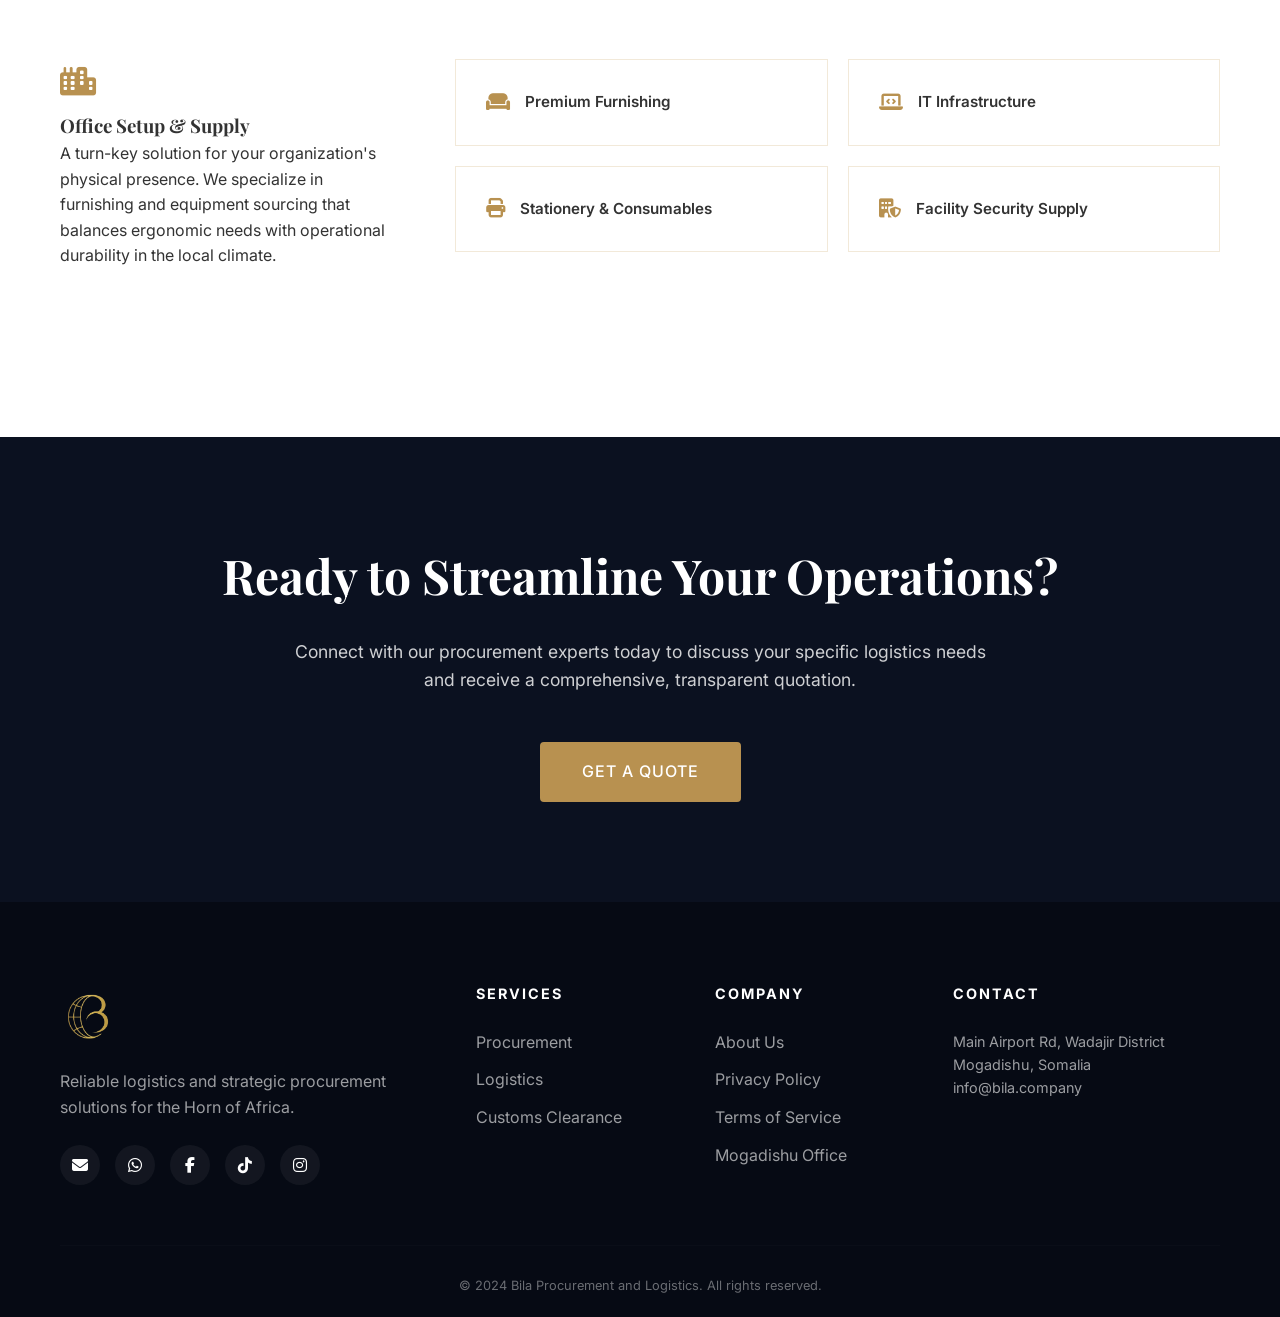
<file: services.html>
<!DOCTYPE html>
<html lang="en">
<head>
    <meta charset="UTF-8">
    <meta name="viewport" content="width=device-width, initial-scale=1.0">
    <title>Services | Bila Procurement and Logistics</title>
    <meta name="description" content="Explore procurement and logistics management services from Bila Procurement and Logistics - Strategic sourcing, freight forwarding, customs clearance, warehousing, and turnkey office solutions across Somalia and East Africa.">
    <meta name="keywords" content="Bila Procurement and Logistics Services, Procurement Management System, Logistics Management System, Freight forwarding Somalia, Mogadishu customs clearance, Strategic sourcing, East Africa logistics">
    <meta name="author" content="Bila Procurement and Logistics">
    <meta name="theme-color" content="#0b1120">

    <!-- Search Engine Crawling Directives -->
    <meta name="robots" content="index, follow, max-image-preview:large, max-snippet:-1, max-video-preview:-1">
    <meta name="googlebot" content="index, follow">

    <!-- Google Search Console Verification -->
    <meta name="google-site-verification" content="DoUehTUpi-4jc5-pI3btqo3RXUW06Ya7PLLTePpbTRQ">
    
    <!-- Canonical URL -->
    <link rel="canonical" href="https://bilaprocurement.netlify.app/services.html">

    <!-- Open Graph / Social Media Preview -->
    <meta property="og:type" content="website">
    <meta property="og:locale" content="en_US">
    <meta property="og:url" content="https://bilaprocurement.netlify.app/services.html">
    <meta property="og:site_name" content="Bila Procurement and Logistics">
    <meta property="og:title" content="Services | Bila Procurement and Logistics">
    <meta property="og:description" content="Explore procurement and logistics management services from Bila Procurement and Logistics - Strategic sourcing, freight forwarding, customs clearance, and supply chain solutions.">
    <meta property="og:image" content="https://bilaprocurement.netlify.app/assets/services_hero.webp">
    <meta property="og:image:alt" content="Bila Procurement and Logistics Services Overview">

    <!-- Twitter / X Cards -->
    <meta name="twitter:card" content="summary_large_image">
    <meta name="twitter:url" content="https://bilaprocurement.netlify.app/services.html">
    <meta name="twitter:title" content="Services | Bila Procurement and Logistics">
    <meta name="twitter:description" content="Explore procurement and logistics management services from Bila Procurement and Logistics - Strategic sourcing, freight forwarding, customs clearance, and supply chain solutions.">
    <meta name="twitter:image" content="https://bilaprocurement.netlify.app/assets/services_hero.webp">

    <!-- Favicon & Touch Icons -->
    <link rel="icon" type="image/webp" href="assets/logo_rb.webp">
    <link rel="apple-touch-icon" href="assets/logo_rb.png">
    
    <!-- Google Fonts -->
    <link rel="preconnect" href="https://fonts.googleapis.com">
    <link rel="preconnect" href="https://fonts.gstatic.com" crossorigin>
    <link href="https://fonts.googleapis.com/css2?family=Inter:wght@300;400;500;600&family=Playfair+Display:ital,wght@0,600;0,700;1,600&display=swap" rel="stylesheet">
    
    <!-- Font Awesome -->
    <link rel="stylesheet" href="https://cdnjs.cloudflare.com/ajax/libs/font-awesome/6.4.0/css/all.min.css">
    
    <!-- Performance Preload -->
    <link rel="preload" as="image" href="assets/services_hero.webp" type="image/webp">

    <!-- Custom CSS -->
    <link rel="stylesheet" href="styles.css">

    <!-- Schema.org JSON-LD Structured Data -->
    <script type="application/ld+json">
    {
      "@context": "https://schema.org",
      "@graph": [
        {
          "@type": "Service",
          "@id": "https://bilaprocurement.netlify.app/services.html#service",
          "name": "Bila Procurement and Logistics Services",
          "provider": {
            "@type": "Organization",
            "name": "Bila Procurement and Logistics",
            "url": "https://bilaprocurement.netlify.app/"
          },
          "serviceType": "Procurement and Logistics Management",
          "areaServed": {
            "@type": "Country",
            "name": "Somalia"
          },
          "hasOfferCatalog": {
            "@type": "OfferCatalog",
            "name": "Procurement and Logistics Core Services",
            "itemListElement": [
              {
                "@type": "Offer",
                "itemOffered": {
                  "@type": "Service",
                  "name": "Strategic Procurement & Sourcing"
                }
              },
              {
                "@type": "Offer",
                "itemOffered": {
                  "@type": "Service",
                  "name": "Freight Forwarding & Last-Mile Logistics"
                }
              },
              {
                "@type": "Offer",
                "itemOffered": {
                  "@type": "Service",
                  "name": "Customs Clearance & Regulatory Compliance"
                }
              },
              {
                "@type": "Offer",
                "itemOffered": {
                  "@type": "Service",
                  "name": "Turnkey Workspace & Office Setup"
                }
              }
            ]
          }
        },
        {
          "@type": "BreadcrumbList",
          "@id": "https://bilaprocurement.netlify.app/services.html#breadcrumb",
          "itemListElement": [
            {
              "@type": "ListItem",
              "position": 1,
              "name": "Home",
              "item": "https://bilaprocurement.netlify.app/"
            },
            {
              "@type": "ListItem",
              "position": 2,
              "name": "Services",
              "item": "https://bilaprocurement.netlify.app/services.html"
            }
          ]
        }
      ]
    }
    </script>
    <style>
        .services-hero {
            min-height: 55vh;
            background: linear-gradient(rgba(11, 17, 32, 0.65), rgba(11, 17, 32, 0.65)), url('assets/services_hero.webp') no-repeat center 25%/cover;
            display: flex;
            align-items: center;
            justify-content: center;
            text-align: center;
            color: var(--white);
            padding-top: 80px;
        }

        .services-hero-content {
            max-width: 1000px;
            width: 100%;
        }

        .services-hero h1 {
            font-size: 3.5rem;
            margin-bottom: 25px;
            line-height: 1.2;
            font-family: var(--font-heading);
        }

        .services-hero p {
            font-size: 1.1rem;
            opacity: 0.9;
        }

        .services-grid-page {
            padding: 80px 0;
            display: grid;
            grid-template-columns: 1fr 1fr;
            gap: 40px;
        }

        .service-block {
            background: var(--white);
            padding: 40px;
            border: 1px solid #eee;
            transition: var(--transition);
        }

        .service-block:hover {
            box-shadow: 0 15px 40px rgba(0,0,0,0.05);
        }

        .service-block i {
            font-size: 1.8rem;
            color: var(--secondary-color);
            margin-bottom: 20px;
            display: block;
        }

        .service-sub-grid {
            display: grid;
            grid-template-columns: 1fr 1fr;
            gap: 20px;
            margin-top: 30px;
        }

        .sub-service h4 {
            font-size: 0.9rem;
            letter-spacing: 1px;
            margin-bottom: 10px;
            color: var(--secondary-color);
            text-transform: uppercase;
        }

        .sub-service p {
            font-size: 0.85rem;
            color: var(--text-light);
        }

        .event-section {
            display: grid;
            grid-template-columns: 1fr 1fr;
            background: var(--white);
            border: 1px solid #eee;
            overflow: hidden;
            margin-bottom: 40px;
            align-items: stretch;
        }

        .event-text {
            padding: 40px 60px;
            display: flex;
            flex-direction: column;
            justify-content: center;
        }

        .event-image {
            position: relative;
            padding: 0;
            background: #f9f9f9;
        }

        .event-image img {
            width: 100%;
            height: 450px;
            object-fit: cover;
            object-position: center 15%;
            border-right: 8px solid var(--secondary-color);
            display: block;
        }

        .tag-container {
            display: flex;
            flex-wrap: wrap;
            gap: 10px;
            margin-top: 25px;
        }

        .tag {
            background: #f0f2f5;
            padding: 8px 15px;
            font-size: 0.75rem;
            font-weight: 600;
            border-radius: 4px;
            color: var(--primary-color);
            text-transform: uppercase;
        }

        .setup-section {
            background: #fdfaf5;
            padding: 80px 0;
            text-align: left;
        }

        .setup-grid {
            display: grid;
            grid-template-columns: 1.5fr 1fr 1fr;
            grid-template-rows: auto auto;
            gap: 25px;
            margin-top: 40px;
        }

        .setup-main {
            grid-row: span 2;
            display: flex;
            flex-direction: column;
            justify-content: center;
            padding-right: 40px;
        }

        .setup-card {
            background: var(--white);
            padding: 30px;
            border: 1px solid #f2e9d9;
            display: flex;
            align-items: center;
            gap: 15px;
            transition: var(--transition);
        }

        .setup-card:hover {
            border-color: var(--secondary-color);
            transform: translateY(-5px);
        }

        .setup-card i {
            font-size: 1.2rem;
            color: var(--secondary-color);
        }

        .setup-card h4 {
            font-size: 0.95rem;
            font-weight: 600;
        }

        .logistics-list {
            list-style: none;
            margin-top: 25px;
        }

        .logistics-list li {
            margin-bottom: 12px;
            font-size: 0.9rem;
            display: flex;
            align-items: center;
            gap: 10px;
        }

        .logistics-list li i {
            color: var(--secondary-color);
            font-size: 0.8rem;
        }

        /* Responsive Media Queries */
        @media (max-width: 860px) {
            .event-section {
                grid-template-columns: 1fr;
            }
            .event-image img {
                height: 380px;
                border-right: none;
                border-bottom: 8px solid var(--secondary-color);
            }
            .event-text {
                padding: 30px 20px;
            }
            .setup-grid {
                grid-template-columns: 1fr;
            }
            .setup-main {
                padding-right: 0;
                margin-bottom: 25px;
            }
            .services-hero h1 {
                font-size: 2.2rem;
            }
        }
    </style>
</head>
<body>
    <!-- Navbar -->
    <nav class="navbar" id="navbar">
        <div class="container nav-container">
            <a href="index.html" class="logo">
                <img src="assets/logo_rb.webp" alt="Bila Procurement and Logistics Logo" class="brand-logo" width="45" height="36" decoding="async">
                <span class="brand-name">Bila Procurement and Logistics</span>
            </a>
            <ul class="nav-links">
                <li><a href="index.html">HOME</a></li>
                <li><a href="about.html">ABOUT US</a></li>
                <li><a href="services.html" class="active">SERVICES</a></li>
                <li><a href="contact.html">CONTACT</a></li>
            </ul>
            <a href="contact.html" class="btn btn-gold">GET A QUOTE</a>
            <button class="mobile-menu-btn" aria-label="Open menu"><i class="fa-solid fa-bars"></i></button>
        </div>
    </nav>

    <!-- Services Hero -->
    <header class="services-hero">
        <div class="container">
            <div class="services-hero-content">
                <span class="section-subtitle" style="color: var(--secondary-color); border-left: 3px solid var(--secondary-color); padding-left: 15px;">Operational Excellence. Delivered.</span>
                <h1 class="fade-in-up">Bila Procurement and Logistics provides world-class supply chain solutions tailored for the East African market.</h1>
            </div>
        </div>
    </header>

    <!-- Service Blocks -->
    <div class="container">
        <section class="services-grid-page">
            <!-- Procurement -->
            <div class="service-block">
                <i class="fa-solid fa-box-archive"></i>
                <h3>Procurement Services</h3>
                <p>Strategically sourcing materials and services with a focus on cost-efficiency and quality assurance. Our local Mogadishu expertise combined with global networks ensures your supply chain remains resilient.</p>
                <div class="service-sub-grid">
                    <div class="sub-service">
                        <h4>STRATEGIC SOURCING</h4>
                        <p>Identifying high-value suppliers and negotiating optimal terms for sustainable growth.</p>
                    </div>
                    <div class="sub-service">
                        <h4>SUPPLIER AUDIT</h4>
                        <p>Rigorous identification and vetting processes to ensure compliance and reliability.</p>
                    </div>
                </div>
            </div>

            <!-- Logistics -->
            <div class="service-block" style="background-color: #f9f9f9;">
                <i class="fa-solid fa-truck-ramp-box"></i>
                <h3>Logistics & Coordination</h3>
                <p>End-to-end planning and execution of goods movement across complex terrains and borders.</p>
                <ul class="logistics-list">
                    <li><i class="fa-regular fa-circle-check"></i> Multimodal Freight Coordination</li>
                    <li><i class="fa-regular fa-circle-check"></i> Real-time Tracking & Visibility</li>
                    <li><i class="fa-regular fa-circle-check"></i> Customs Clearance Management</li>
                </ul>
            </div>
        </section>

        <!-- Event Management Section -->
        <section class="event-section">
            <div class="event-text">
                <div class="icon-wrapper" style="background: none; width: auto; height: auto; margin-bottom: 15px;">
                    <i class="fa-solid fa-hotel" style="color: var(--secondary-color); font-size: 1.8rem;"></i>
                </div>
                <h3>Event Management</h3>
                <p>From corporate workshops to international NGO conferences, we manage every detail. We handle venue booking, precise on-site coordination, and full-scale technical setup to ensure your mission-critical events run flawlessly.</p>
                <div class="tag-container">
                    <span class="tag">Venue Booking</span>
                    <span class="tag">Catering Coordination</span>
                    <span class="tag">Technical AV Setup</span>
                </div>
            </div>
            <div class="event-image">
                <img src="assets/owner_situation.webp" alt="Bila Event Operations" loading="lazy" decoding="async" width="600" height="450">
            </div>
        </section>

        <!-- Office Setup Section -->
        <section class="setup-section" style="background: none; border-top: 1px solid #eee; margin-top: 40px;">
            <div class="setup-grid" style="grid-template-columns: 1fr 1fr 1fr;">
                <div class="setup-main">
                    <i class="fa-solid fa-city" style="color: var(--secondary-color); font-size: 1.8rem; margin-bottom: 15px;"></i>
                    <h3>Office Setup & Supply</h3>
                    <p>A turn-key solution for your organization's physical presence. We specialize in furnishing and equipment sourcing that balances ergonomic needs with operational durability in the local climate.</p>
                </div>
                
                <!-- Setup Cards -->
                <div style="display: flex; flex-direction: column; gap: 20px; grid-column: span 2; justify-content: center;">
                    <div style="display: grid; grid-template-columns: 1fr 1fr; gap: 20px;">
                        <div class="setup-card">
                            <i class="fa-solid fa-couch"></i>
                            <h4>Premium Furnishing</h4>
                        </div>
                        <div class="setup-card">
                            <i class="fa-solid fa-laptop-code"></i>
                            <h4>IT Infrastructure</h4>
                        </div>
                        <div class="setup-card">
                            <i class="fa-solid fa-print"></i>
                            <h4>Stationery & Consumables</h4>
                        </div>
                        <div class="setup-card">
                            <i class="fa-solid fa-building-shield"></i>
                            <h4>Facility Security Supply</h4>
                        </div>
                    </div>
                </div>
            </div>
        </section>
    </div>

    <!-- CTA Section -->
    <section class="cta" style="margin-top: 80px;">
        <div class="container text-center">
            <h2 class="cta-title">Ready to Streamline Your Operations?</h2>
            <p class="cta-desc">Connect with our procurement experts today to discuss your specific logistics needs and receive a comprehensive, transparent quotation.</p>
            <a href="contact.html" class="btn btn-gold-solid" style="padding: 15px 40px; font-size: 1rem;">GET A QUOTE</a>
        </div>
    </section>

    <!-- Footer -->
    <footer class="footer">
        <div class="container">
            <div class="footer-grid">
                <div class="footer-col brand-col">
                    <img src="assets/logo_rb.webp" alt="Bila Procurement and Logistics Logo" class="brand-logo footer-img-logo" width="60" height="48" loading="lazy" decoding="async">
                    <p>Reliable logistics and strategic procurement solutions for the Horn of Africa.</p>
                    <div class="social-links">
                        <a href="mailto:info@bila.company"><i class="fa-solid fa-envelope"></i></a>
                        <a href="https://wa.me/252612448933" target="_blank"><i class="fa-brands fa-whatsapp"></i></a>
                        <a href="https://www.facebook.com/profile.php?id=61586562456490" target="_blank"><i class="fa-brands fa-facebook-f"></i></a>
                        <a href="https://www.tiktok.com/@bilaprocurementandlogis?_r=1&_t=ZS-967D7Y0kADg" target="_blank"><i class="fa-brands fa-tiktok"></i></a>
                        <a href="https://www.instagram.com/dayax.co?igsh=MWN1MXNhb2E5cjM3dg==" target="_blank"><i class="fa-brands fa-instagram"></i></a>
                    </div>
                </div>
                <div class="footer-col">
                    <h4>SERVICES</h4>
                    <ul>
                        <li><a href="#">Procurement</a></li>
                        <li><a href="#">Logistics</a></li>
                        <li><a href="#">Customs Clearance</a></li>
                    </ul>
                </div>
                <div class="footer-col">
                    <h4>COMPANY</h4>
                    <ul>
                        <li><a href="about.html">About Us</a></li>
                        <li><a href="#">Privacy Policy</a></li>
                        <li><a href="#">Terms of Service</a></li>
                        <li><a href="#">Mogadishu Office</a></li>
                    </ul>
                </div>
                <div class="footer-col">
                    <h4>CONTACT</h4>
                    <p style="opacity: 0.6; font-size: 0.9rem;">Main Airport Rd, Wadajir District<br>Mogadishu, Somalia<br>info@bila.company</p>
                </div>
            </div>
            <div class="footer-bottom">
                <p>&copy; 2024 Bila Procurement and Logistics. All rights reserved.</p>
            </div>
        </div>
    </footer>

    <script src="script.js"></script>
</body>
</html>
</file>
<file: styles.css>
/* CSS Reset & Variables */
:root {
    --primary-color: #0b1120;
    --secondary-color: #b89150;
    --secondary-hover: #a67e3a;
    --text-color: #333333;
    --text-light: #666666;
    --bg-light: #f9fafb;
    --white: #ffffff;
    --font-heading: 'Playfair Display', serif;
    --font-body: 'Inter', sans-serif;
    --transition: all 0.3s ease;
}

* {
    margin: 0;
    padding: 0;
    box-sizing: border-box;
}

html {
    scroll-behavior: smooth;
}

body {
    font-family: var(--font-body);
    color: var(--text-color);
    line-height: 1.6;
    overflow-x: hidden;
}

img {
    max-width: 100%;
    image-rendering: -webkit-optimize-contrast;
}

.container {
    max-width: 1200px;
    margin: 0 auto;
    padding: 0 20px;
}

/* Typography */
h1, h2, h3, .logo {
    font-family: var(--font-heading);
}

.section-subtitle {
    display: block;
    color: var(--secondary-color);
    font-weight: 600;
    font-size: 0.9rem;
    letter-spacing: 2px;
    margin-bottom: 0.5rem;
    text-transform: uppercase;
}

.section-title {
    font-size: 2.5rem;
    color: var(--primary-color);
    margin-bottom: 1.5rem;
}

.mt-4 { margin-top: 2rem; }
.text-center { text-align: center; }

/* Buttons */
.btn {
    display: inline-block;
    padding: 12px 28px;
    border-radius: 4px;
    text-decoration: none;
    font-weight: 500;
    font-size: 0.9rem;
    transition: var(--transition);
    cursor: pointer;
    text-transform: uppercase;
    letter-spacing: 1px;
}

.btn-gold {
    background-color: var(--secondary-color);
    color: var(--white);
}

.btn-gold:hover {
    background-color: var(--secondary-hover);
}

.btn-gold-solid {
    background-color: var(--secondary-color);
    color: var(--white);
    border: 2px solid var(--secondary-color);
}

.btn-gold-solid:hover {
    background-color: var(--secondary-hover);
    border-color: var(--secondary-hover);
}

.btn-outline {
    background-color: transparent;
    color: var(--white);
    border: 2px solid var(--white);
}

.btn-outline:hover {
    background-color: var(--white);
    color: var(--primary-color);
}

.btn-outline-light {
    background-color: transparent;
    color: var(--white);
    border: 1px solid rgba(255,255,255,0.4);
}

.btn-outline-light:hover {
    background-color: var(--white);
    color: var(--primary-color);
}

/* Navbar */
.navbar {
    position: fixed;
    top: 0;
    left: 0;
    width: 100%;
    z-index: 1000;
    background: rgba(255, 255, 255, 0.96);
    backdrop-filter: blur(12px);
    -webkit-backdrop-filter: blur(12px);
    padding: 15px 0;
    box-shadow: 0 2px 12px rgba(0,0,0,0.06);
    transition: var(--transition);
}

.nav-container {
    display: flex;
    justify-content: space-between;
    align-items: center;
}

.logo {
    display: flex;
    align-items: center;
    gap: 12px;
    text-decoration: none;
}

.brand-logo {
    height: 45px;
    width: auto;
    object-fit: contain;
}

.brand-name {
    color: var(--primary-color);
    font-size: 1.25rem;
    font-weight: 700;
    letter-spacing: -0.2px;
}

.hero-eyebrow {
    display: inline-block;
    color: var(--secondary-color);
    font-weight: 600;
    letter-spacing: 2px;
    text-transform: uppercase;
    font-size: 0.95rem;
    margin-bottom: 15px;
}

.footer-img-logo {
    margin-bottom: 20px;
    height: 60px;
}

.nav-links {
    display: flex;
    list-style: none;
    gap: 30px;
}

.nav-links a {
    text-decoration: none;
    color: var(--text-color);
    font-weight: 500;
    font-size: 0.85rem;
    transition: var(--transition);
    letter-spacing: 1px;
}

.nav-links a:hover, .nav-links a.active {
    color: var(--secondary-color);
}

.mobile-menu-btn {
    display: none;
    background: none;
    border: none;
    font-size: 1.5rem;
    color: var(--primary-color);
    cursor: pointer;
    padding: 6px 10px;
    border-radius: 6px;
    transition: var(--transition);
}

.mobile-menu-btn:hover {
    color: var(--secondary-color);
    background: rgba(197, 160, 89, 0.1);
}

/* Hero Section */
.hero {
    min-height: 100vh;
    background: linear-gradient(rgba(11, 17, 32, 0.45), rgba(11, 17, 32, 0.45)), 
                url('assets/presentation_team.webp') no-repeat center 20%/cover;
    display: flex;
    align-items: center;
    position: relative;
    padding-top: 80px;
}

.hero-overlay {
    display: none; /* Already integrated in background linear-gradient */
}

.hero-content {
    position: relative;
    z-index: 1;
    color: var(--white);
    max-width: 800px;
}

.hero h1 {
    font-size: 4rem;
    line-height: 1.1;
    margin-bottom: 2rem;
}

.hero p {
    font-size: 1.2rem;
    margin-bottom: 2.5rem;
    opacity: 0.9;
    font-weight: 300;
}

.hero-buttons {
    display: flex;
    gap: 20px;
}

/* Stats Banner */
.stats-banner {
    background: var(--white);
    padding: 60px 0;
    border-bottom: 1px solid #eee;
}

.stats-grid {
    display: grid;
    grid-template-columns: repeat(4, 1fr);
    gap: 30px;
    text-align: left;
}

.stat-item {
    padding: 10px;
    border-left: 2px solid var(--secondary-color);
    padding-left: 20px;
}

.stat-item h2 {
    font-size: 2.5rem;
    color: var(--primary-color);
    margin-bottom: 5px;
}

.stat-item p {
    font-size: 0.75rem;
    color: var(--text-light);
    letter-spacing: 1px;
    font-weight: 600;
}

/* Foundation Section */
.foundation {
    padding: 100px 0;
    background-color: var(--bg-light);
}

.foundation-content {
    display: grid;
    grid-template-columns: 1fr 1fr;
    gap: 80px;
    align-items: center; /* Ensures vertical centering */
}

.foundation-text .quote {
    font-family: var(--font-heading);
    font-size: 1.3rem;
    font-style: italic;
    color: var(--text-light);
    border-top: 1px solid #ddd;
    padding-top: 20px;
    margin-top: 10px;
}

.foundation-text .desc {
    color: var(--text-light);
    font-size: 1.1rem;
}

.image-wrapper {
    position: relative;
    padding: 10px;
    background: var(--white);
    box-shadow: 20px 20px 0 var(--secondary-color);
}

.image-wrapper img {
    width: 100%;
    height: 500px; /* Controlled height to match text */
    object-fit: cover; /* Crops the image kor iyo hoos */
    object-position: center top; /* Focuses on the face/upper body */
    display: block;
}

/* Services Section */
.services {
    padding: 100px 0;
}

.section-header {
    margin-bottom: 60px;
}

.services-grid {
    display: grid;
    grid-template-columns: repeat(4, 1fr);
    gap: 30px;
}

.service-card {
    padding: 40px 30px;
    background: var(--white);
    border: 1px solid #eee;
    transition: var(--transition);
}

.service-card:hover {
    box-shadow: 0 15px 40px rgba(0,0,0,0.08);
    transform: translateY(-10px);
}

.icon-wrapper {
    width: 60px;
    height: 60px;
    background: #fdf8f0;
    color: var(--secondary-color);
    display: flex;
    align-items: center;
    justify-content: center;
    font-size: 1.5rem;
    margin-bottom: 25px;
    border-radius: 4px;
}

.service-card h3 {
    font-size: 1.4rem;
    margin-bottom: 15px;
    color: var(--primary-color);
}

.service-card p {
    color: var(--text-light);
    font-size: 0.95rem;
    margin-bottom: 20px;
}

.learn-more {
    text-decoration: none;
    color: var(--secondary-color);
    font-weight: 600;
    font-size: 0.8rem;
    letter-spacing: 1px;
    display: flex;
    align-items: center;
    gap: 8px;
}

/* CTA Section */
.cta {
    background: var(--primary-color);
    color: var(--white);
    padding: 100px 0;
    position: relative;
    overflow: hidden;
}

.cta-title {
    font-size: 3rem;
    margin-bottom: 1.5rem;
}

.cta-desc {
    max-width: 700px;
    margin: 0 auto 3rem;
    font-size: 1.1rem;
    opacity: 0.8;
}

.cta-buttons {
    display: flex;
    justify-content: center;
    gap: 20px;
}

/* Footer */
.footer {
    background: #060a14;
    color: var(--white);
    padding: 80px 0 20px;
}

.footer-grid {
    display: grid;
    grid-template-columns: 2fr 1fr 1fr 1.5fr;
    gap: 60px;
    margin-bottom: 60px;
}

.footer-logo {
    font-size: 1.8rem;
    margin-bottom: 20px;
}

.brand-col p {
    opacity: 0.6;
    margin-bottom: 25px;
}

.social-links {
    display: flex;
    gap: 15px;
}

.social-links a {
    width: 40px;
    height: 40px;
    background: rgba(255,255,255,0.05);
    color: var(--white);
    display: flex;
    align-items: center;
    justify-content: center;
    border-radius: 50%;
    transition: var(--transition);
    text-decoration: none;
}

.social-links a:hover {
    background: var(--secondary-color);
}

.footer-col h4 {
    font-size: 0.9rem;
    letter-spacing: 2px;
    margin-bottom: 25px;
    text-transform: uppercase;
}

.footer-col ul {
    list-style: none;
}

.footer-col ul li {
    margin-bottom: 12px;
}

.footer-col ul a {
    color: var(--white);
    text-decoration: none;
    opacity: 0.6;
    transition: var(--transition);
}

.footer-col ul a:hover {
    opacity: 1;
    color: var(--secondary-color);
}

.newsletter-form {
    display: flex;
    margin-top: 20px;
}

.newsletter-form input {
    flex: 1;
    padding: 12px 15px;
    background: rgba(255,255,255,0.05);
    border: 1px solid rgba(255,255,255,0.1);
    color: var(--white);
    border-radius: 4px 0 0 4px;
    outline: none;
}

.newsletter-form button {
    padding: 0 20px;
    background: var(--secondary-color);
    border: none;
    color: var(--white);
    border-radius: 0 4px 4px 0;
    cursor: pointer;
}

.footer-bottom {
    padding-top: 30px;
    border-top: 1px solid rgba(255,255,255,0.05);
    text-align: center;
    font-size: 0.8rem;
    opacity: 0.4;
}

/* Animations */
.fade-in-up {
    animation: fadeInUp 0.8s ease forwards;
}

.delay-1 { animation-delay: 0.2s; }
.delay-2 { animation-delay: 0.4s; }

@keyframes fadeInUp {
    from {
        opacity: 0;
        transform: translateY(30px);
    }
    to {
        opacity: 1;
        transform: translateY(0);
    }
}

/* Mobile Drawer Navigation */
.mobile-drawer-overlay {
    position: fixed;
    top: 0;
    left: 0;
    width: 100%;
    height: 100%;
    background: rgba(11, 17, 32, 0.65);
    backdrop-filter: blur(4px);
    -webkit-backdrop-filter: blur(4px);
    z-index: 1100;
    opacity: 0;
    visibility: hidden;
    transition: opacity 0.3s ease, visibility 0.3s ease;
}

.mobile-drawer-overlay.active {
    opacity: 1;
    visibility: visible;
}

.mobile-drawer {
    position: fixed;
    top: 0;
    right: 0;
    width: 320px;
    max-width: 85vw;
    height: 100%;
    background: #0d1527;
    color: #ffffff;
    z-index: 1200;
    transform: translateX(100%);
    transition: transform 0.35s cubic-bezier(0.16, 1, 0.3, 1);
    display: flex;
    flex-direction: column;
    box-shadow: -10px 0 30px rgba(0, 0, 0, 0.4);
    overflow-y: auto;
}

.mobile-drawer.active {
    transform: translateX(0);
}

.mobile-drawer-header {
    display: flex;
    align-items: center;
    justify-content: space-between;
    padding: 20px 24px;
    border-bottom: 1px solid rgba(255, 255, 255, 0.1);
}

.mobile-drawer-logo {
    display: flex;
    align-items: center;
    gap: 10px;
    text-decoration: none;
    color: #ffffff;
    font-weight: 700;
    font-size: 1.1rem;
}

.mobile-drawer-logo img {
    height: 36px;
    width: auto;
}

.mobile-drawer-close {
    background: rgba(255, 255, 255, 0.08);
    border: none;
    color: #ffffff;
    width: 38px;
    height: 38px;
    border-radius: 50%;
    display: flex;
    align-items: center;
    justify-content: center;
    font-size: 1.1rem;
    cursor: pointer;
    transition: var(--transition);
}

.mobile-drawer-close:hover {
    background: var(--secondary-color);
    transform: rotate(90deg);
}

.mobile-nav-links {
    list-style: none;
    padding: 24px;
    display: flex;
    flex-direction: column;
    gap: 8px;
}

.mobile-nav-links li a {
    display: flex;
    align-items: center;
    gap: 14px;
    padding: 14px 16px;
    color: rgba(255, 255, 255, 0.85);
    text-decoration: none;
    font-size: 0.95rem;
    font-weight: 500;
    letter-spacing: 0.5px;
    border-radius: 8px;
    transition: var(--transition);
}

.mobile-nav-links li a:hover,
.mobile-nav-links li a.active {
    background: rgba(197, 160, 89, 0.15);
    color: var(--secondary-color);
    padding-left: 20px;
}

.mobile-nav-links li a i {
    width: 20px;
    color: var(--secondary-color);
    font-size: 0.95rem;
}

.mobile-drawer-body {
    padding: 0 24px 24px;
    display: flex;
    flex-direction: column;
    gap: 20px;
    margin-top: auto;
}

.mobile-drawer-btn {
    display: block;
    width: 100%;
    text-align: center;
    padding: 14px;
    font-weight: 600;
    font-size: 0.9rem;
    letter-spacing: 1px;
}

.mobile-contact-info {
    border-top: 1px solid rgba(255, 255, 255, 0.1);
    padding-top: 20px;
}

.mobile-contact-item {
    display: flex;
    align-items: center;
    gap: 12px;
    color: rgba(255, 255, 255, 0.75);
    font-size: 0.85rem;
    margin-bottom: 12px;
    text-decoration: none;
    transition: var(--transition);
}

.mobile-contact-item:hover {
    color: var(--secondary-color);
}

.mobile-contact-item i {
    color: var(--secondary-color);
    width: 16px;
}

.mobile-social-links {
    display: flex;
    gap: 12px;
    padding-top: 10px;
}

.mobile-social-links a {
    width: 36px;
    height: 36px;
    background: rgba(255, 255, 255, 0.08);
    color: #ffffff;
    display: flex;
    align-items: center;
    justify-content: center;
    border-radius: 50%;
    text-decoration: none;
    font-size: 0.9rem;
    transition: var(--transition);
}

.mobile-social-links a:hover {
    background: var(--secondary-color);
}

/* Responsive */
@media (max-width: 1150px) {
    .brand-name { font-size: 1.15rem; }
    .nav-links { gap: 20px; }
}

@media (max-width: 1024px) {
    .hero h1 { font-size: 3rem; }
    .services-grid { grid-template-columns: repeat(2, 1fr); }
    .footer-grid { grid-template-columns: repeat(2, 1fr); }
}

@media (max-width: 900px) {
    .nav-links, .navbar .btn { display: none; }
    .mobile-menu-btn { display: block; }
    .brand-name { font-size: 1.15rem; }
}

@media (max-width: 768px) {
    .hero h1 { font-size: 2.3rem; }
    .hero p { font-size: 1rem; }
    .stats-grid { grid-template-columns: repeat(2, 1fr); }
    .foundation-content { grid-template-columns: 1fr; }
    .cta-title { font-size: 2rem; }
    .hero-buttons { flex-direction: column; }
    .hero-buttons .btn { width: 100%; text-align: center; }
}

@media (max-width: 480px) {
    .brand-name { font-size: 0.98rem; }
    .brand-logo { height: 38px; }
    .hero h1 { font-size: 1.85rem; }
    .stats-grid { grid-template-columns: 1fr; }
    .footer-grid { grid-template-columns: 1fr; }
    .stat-item { padding-left: 15px; }
}
</file>
